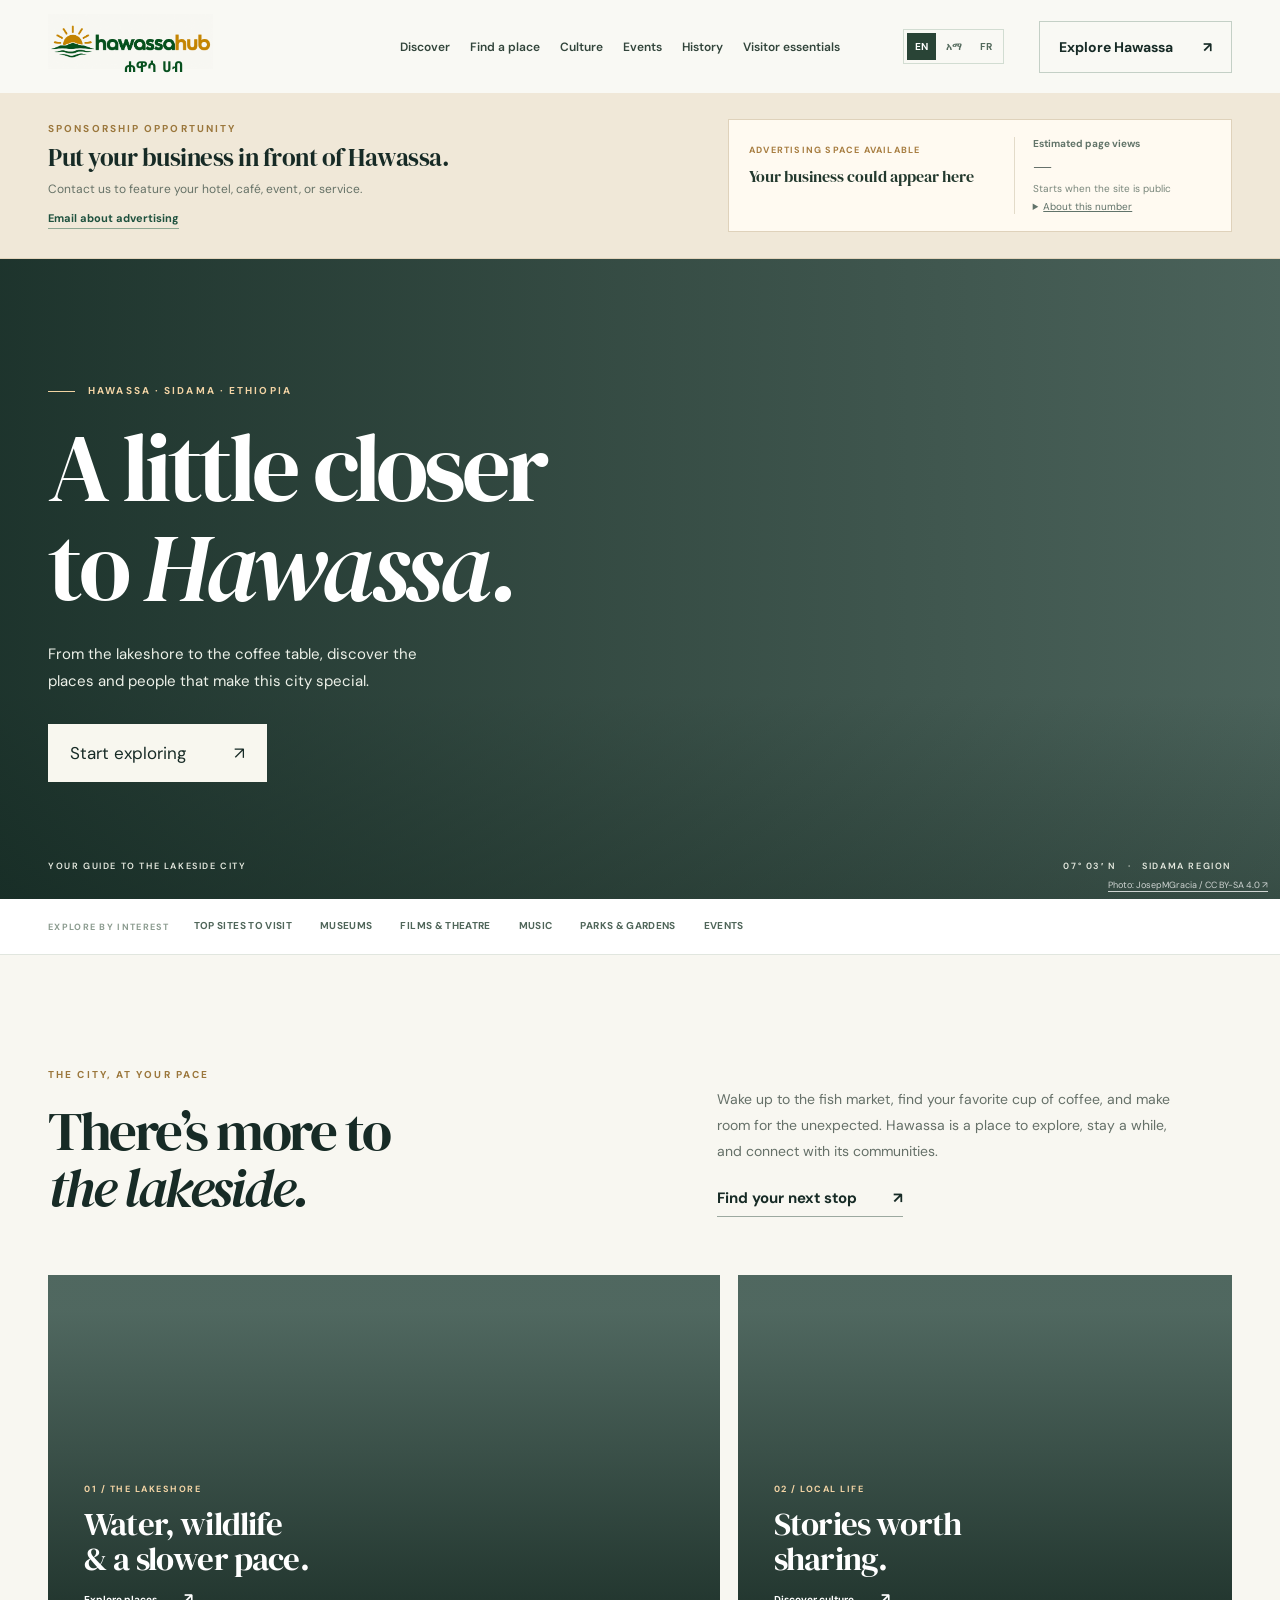
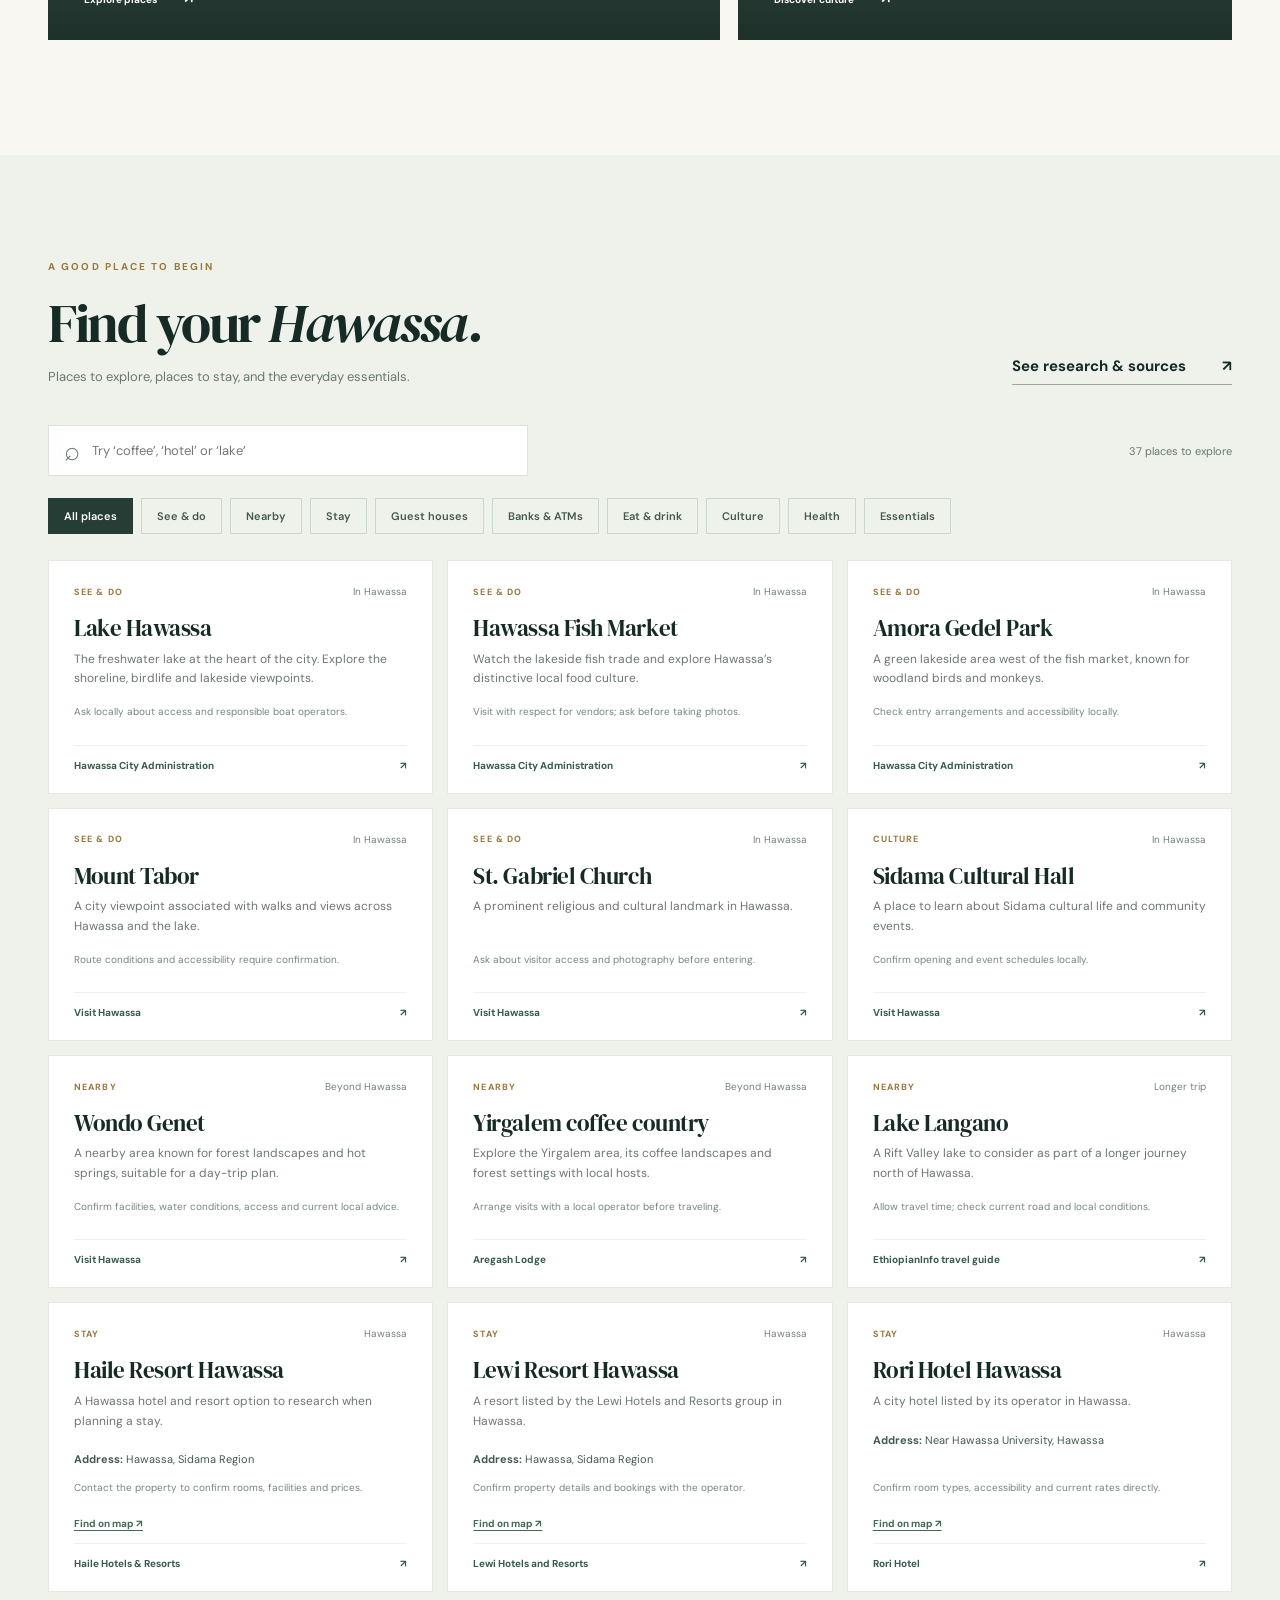
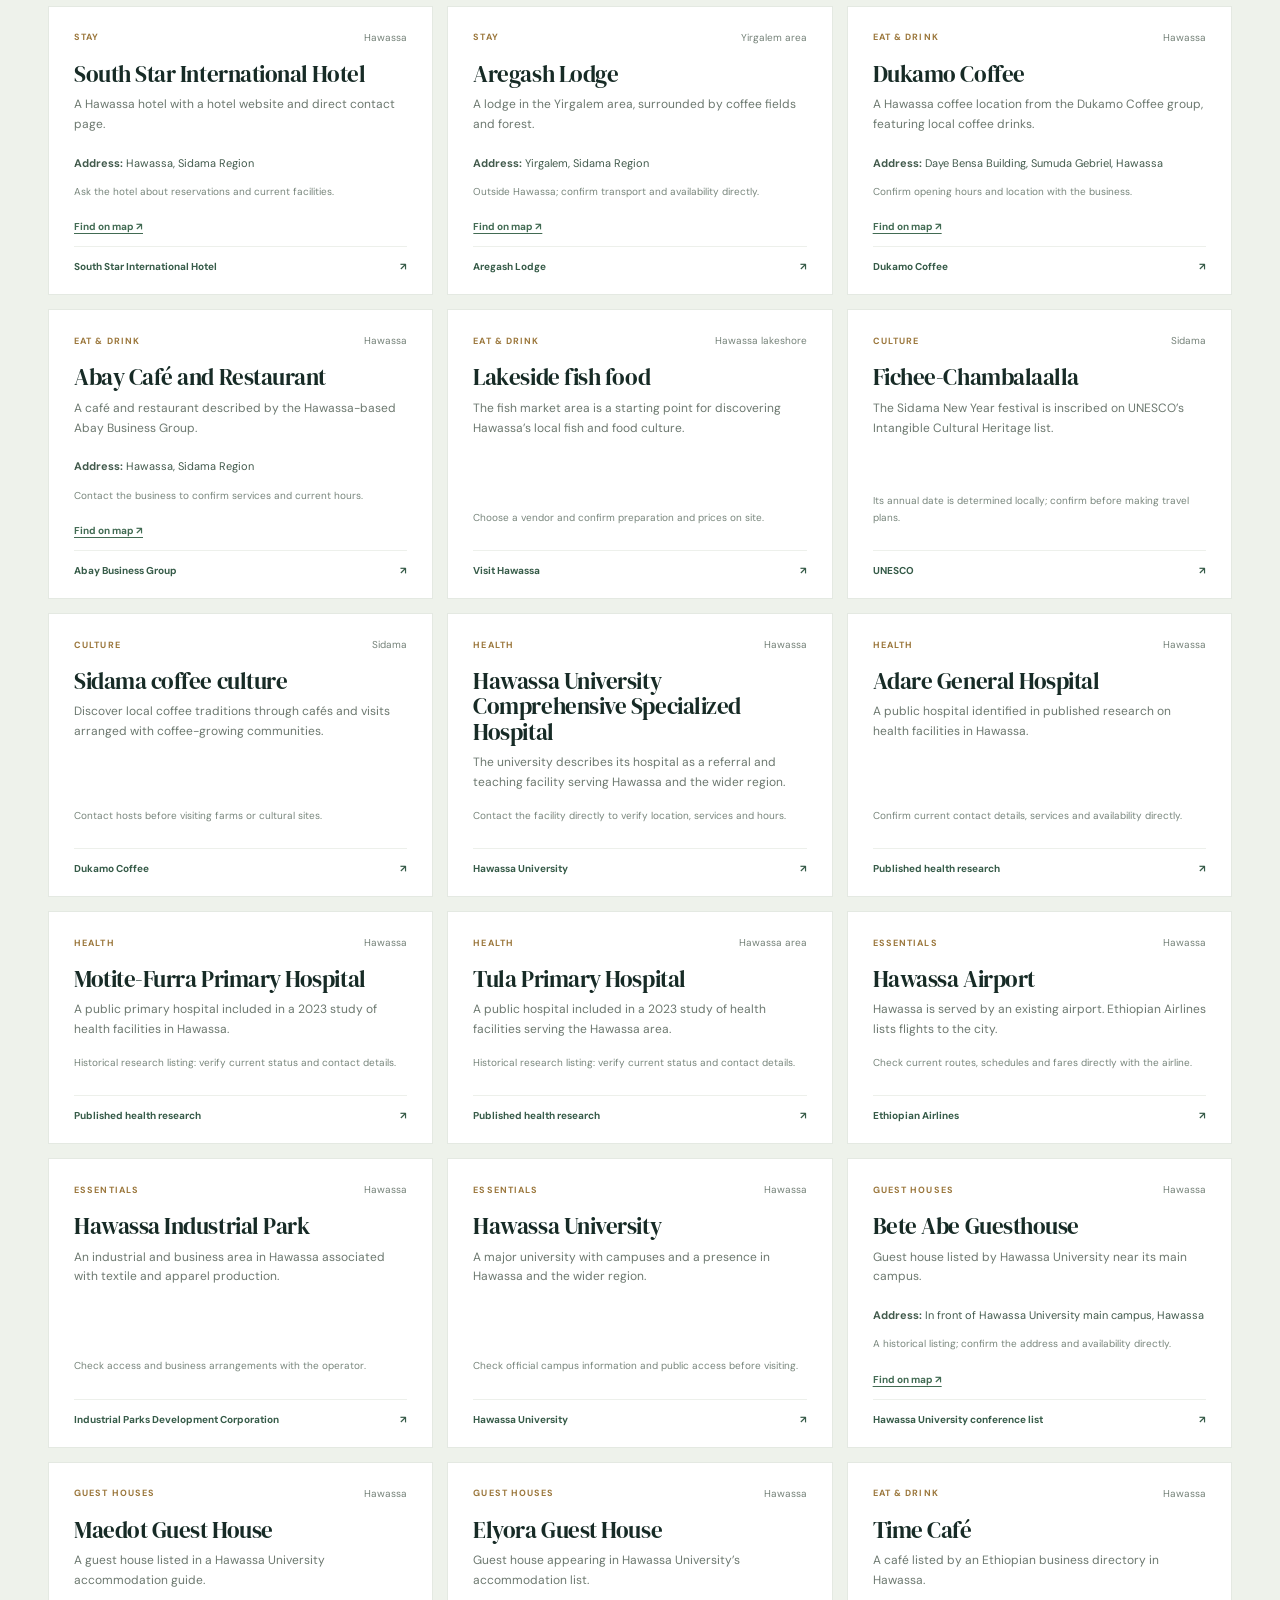
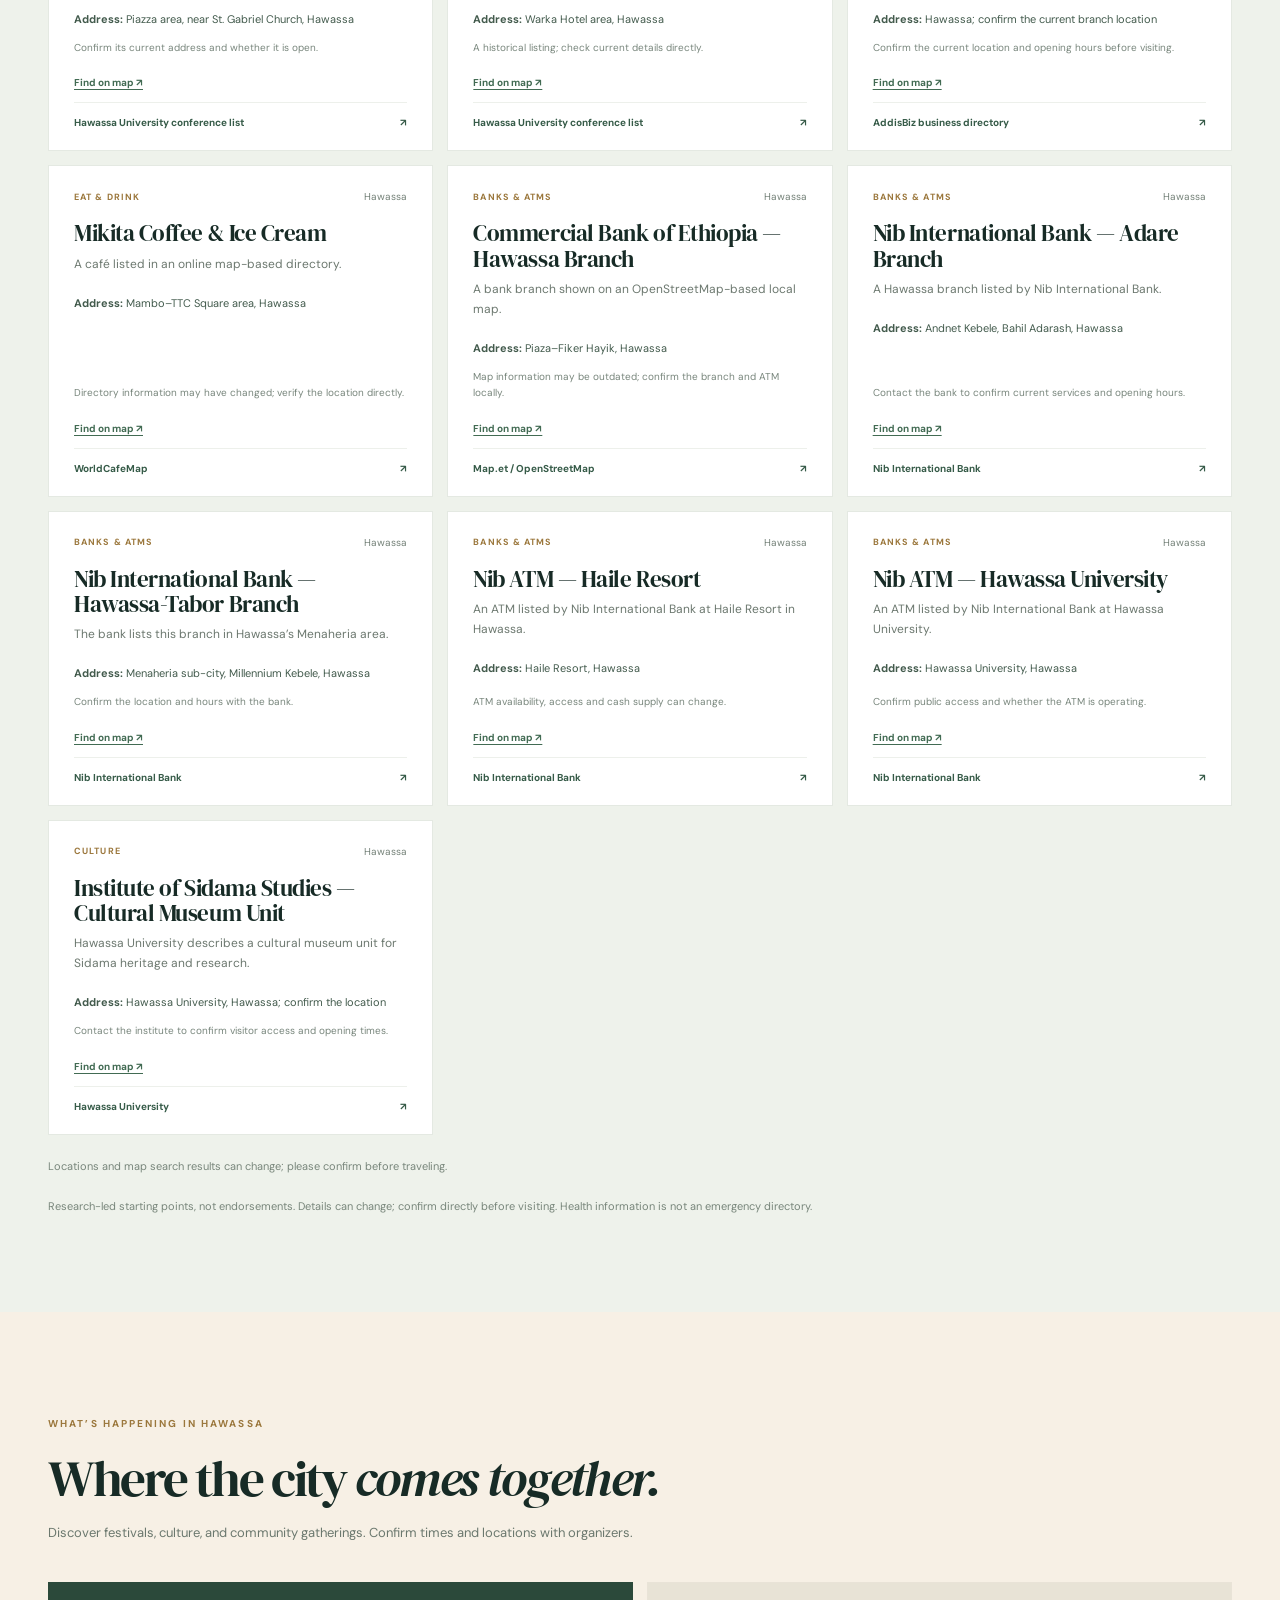
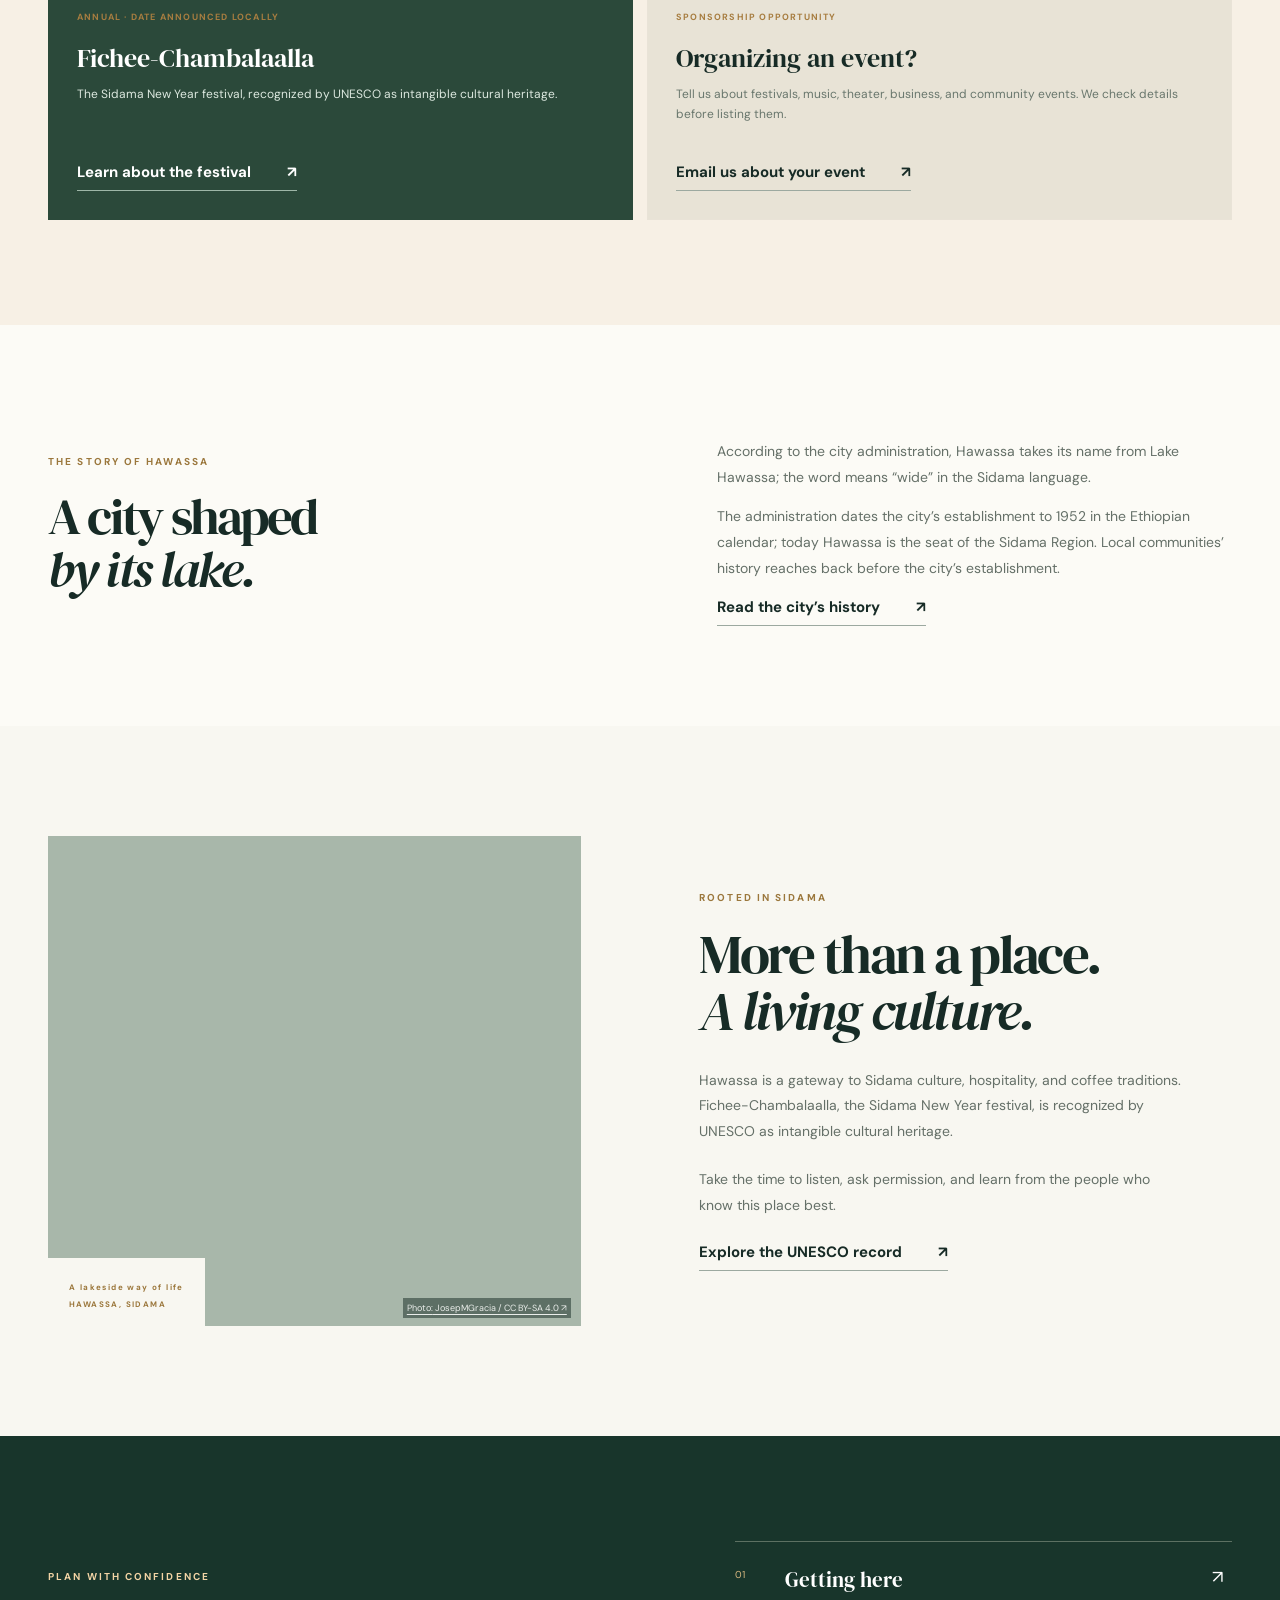
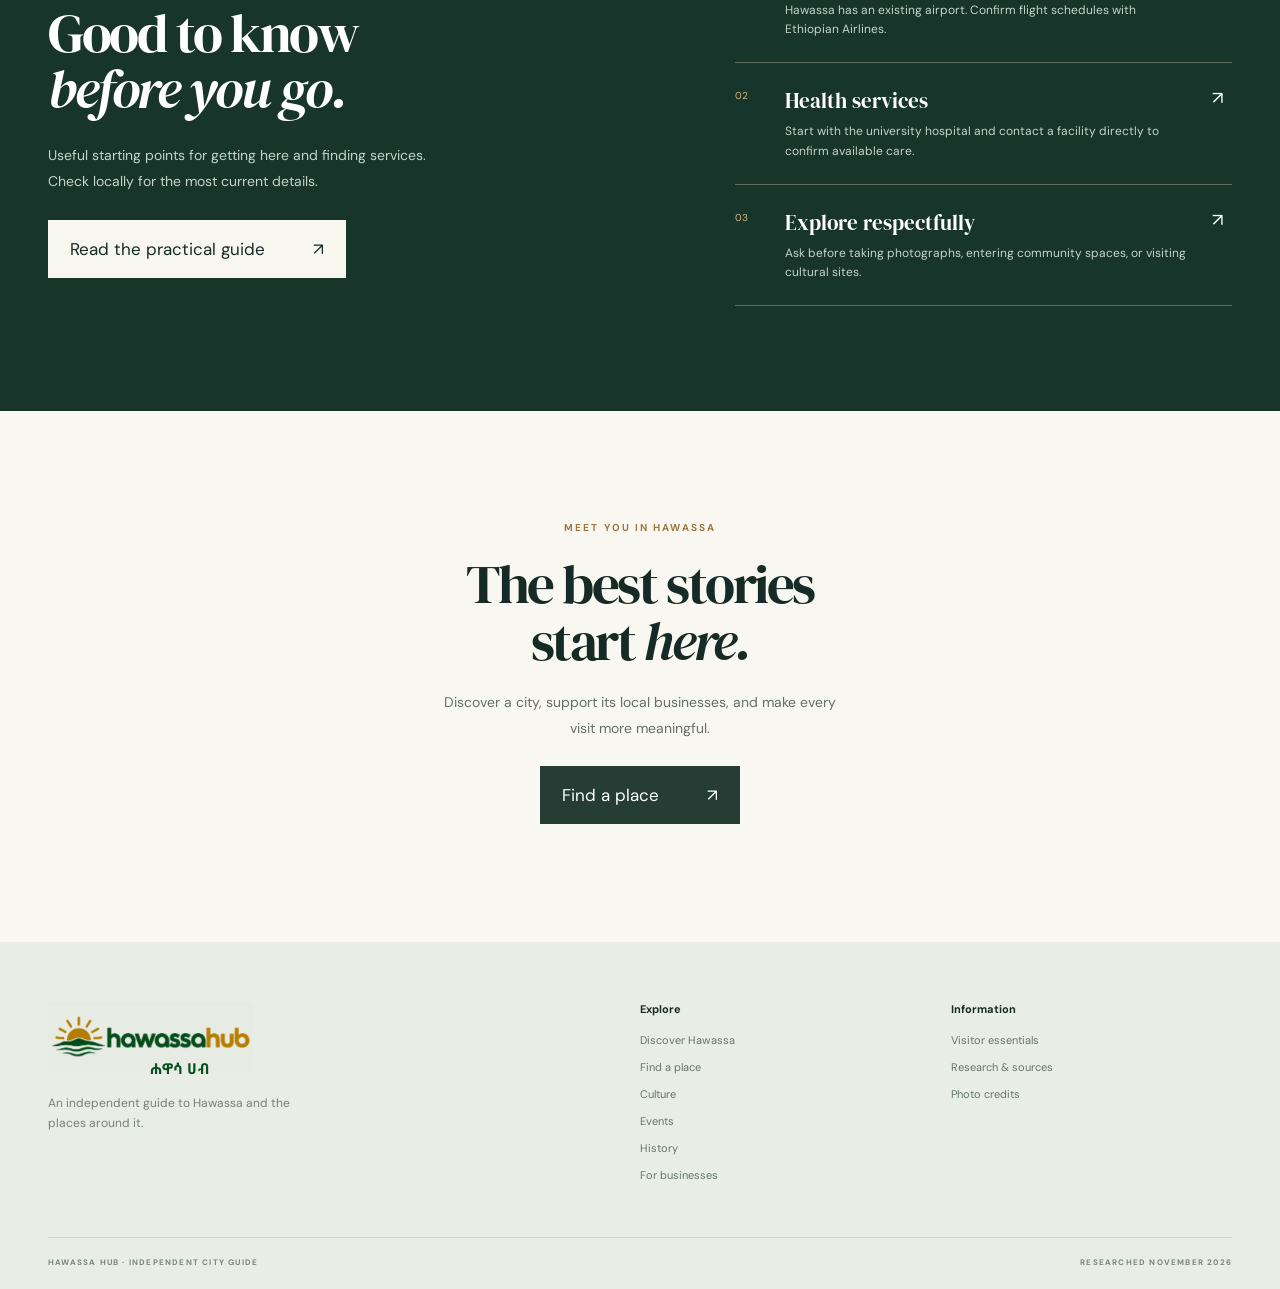
<file: index.html>
<!doctype html>
<html lang="en">
<head>
  <meta charset="utf-8">
  <meta name="viewport" content="width=device-width, initial-scale=1">
  <meta name="description" content="Explore Hawassa and Sidama through a thoughtful, source-linked guide to places, stays, food, culture and local services.">
  <title>Hawassa Hub — Your guide to the lakeside city</title>
  <link rel="preconnect" href="https://fonts.googleapis.com">
  <link rel="preconnect" href="https://fonts.gstatic.com" crossorigin>
  <link href="https://fonts.googleapis.com/css2?family=DM+Sans:wght@400;500;600;700&family=DM+Serif+Display:ital@0;1&family=Noto+Sans+Ethiopic:wght@400;600;700&display=swap" rel="stylesheet">
  <link rel="stylesheet" href="styles.css">
</head>
<body>
  <a class="skip" href="#main" data-i18n="skipContent">Skip to content</a>
  <header class="header" id="top">
    <a class="brand" href="#top" aria-label="Hawassa Hub home" data-i18n-aria="ariaHome"><span class="brand-lockup"><img class="brand-logo" src="hawassahub-logo.png" width="2172" height="724" alt="Hawassa Hub"><span class="brand-amharic" lang="am">ሐዋሳ ሀብ</span></span></a>
    <nav class="desktop-nav" aria-label="Main navigation" data-i18n-aria="ariaMainNav"><a href="#discover" data-i18n="navDiscover">Discover</a><a href="#directory" data-i18n="navDirectory">Find a place</a><a href="#culture" data-i18n="navCulture">Culture</a><a href="#events" data-i18n="navEvents">Events</a><a href="#history" data-i18n="navHistory">History</a><a href="#essentials" data-i18n="navEssentials">Visitor essentials</a></nav>
    <div class="language-switch" role="group" aria-label="Language / ቋንቋ / Langue"><button type="button" data-language="en" aria-pressed="true">EN</button><button type="button" data-language="am" aria-pressed="false">አማ</button><button type="button" data-language="fr" aria-pressed="false">FR</button></div><a class="header-button" href="#directory"><span data-i18n="exploreHawassa">Explore Hawassa</span> <span aria-hidden="true">↗</span></a>
    <button class="menu-toggle" type="button" aria-expanded="false" aria-controls="mobile-nav" aria-label="Open menu"><span></span><span></span></button>
  </header>
  <nav id="mobile-nav" class="mobile-nav" aria-label="Mobile navigation" data-i18n-aria="ariaMobileNav" hidden><a href="#discover" data-i18n="navDiscover">Discover</a><a href="#directory" data-i18n="navDirectory">Find a place</a><a href="#culture" data-i18n="navCulture">Culture</a><a href="#events" data-i18n="navEvents">Events</a><a href="#history" data-i18n="navHistory">History</a><a href="#essentials" data-i18n="navEssentials">Visitor essentials</a><a href="#business" data-i18n="navBusiness">For businesses</a><a href="research.html" data-i18n="researchNotes">Research notes</a></nav>
  <main id="main">
<section class="sponsor-strip" id="business" aria-label="Sponsorship opportunities">
  <div class="wrap sponsor-layout">
    <div class="sponsor-copy"><p class="eyebrow" data-i18n="sponsorLabel">SPONSORSHIP OPPORTUNITY</p><h2 data-i18n="sponsorHeading">Put your business in front of Hawassa.</h2><p data-i18n="sponsorBody">Contact us to feature your hotel, café, event, or service.</p><div class="sponsor-actions"><a class="sponsor-contact" data-email-contact href="mailto:abeldbase@gmail.com?subject=Hawassa%20Hub%20advertising" data-i18n="sponsorMail">Email about advertising</a><a class="sponsor-contact whatsapp-contact" data-whatsapp-contact href="#" hidden data-i18n="whatsapp">Contact us on WhatsApp</a></div></div>
    <div class="sponsor-space"><div id="sponsor-list"><span class="sponsor-badge" data-i18n="sponsorOpen">ADVERTISING SPACE AVAILABLE</span><p data-i18n="sponsorSpace">Your business could appear here</p></div><div class="view-metric"><span data-i18n="viewsLabel">Estimated page views</span><strong id="view-count" aria-live="polite">—</strong><small id="view-status" data-i18n="viewsLoading">Loading…</small><details><summary data-i18n="viewsAbout">About this number</summary><p data-i18n="viewsExplanation">This is approximate page-view.</p></a></details></div></div>
  </div>
</section>

    <section class="hero" aria-label="Welcome to Hawassa" data-i18n-aria="ariaHero">
      <div class="hero-image" role="img" aria-label="Sunlight over Lake Hawassa" data-i18n-aria="ariaLakePhoto"></div>
      <div class="hero-shade"></div>
      <div class="hero-content wrap"><p class="eyebrow light"><span></span> <span data-i18n="heroLocation">HAWASSA · SIDAMA · ETHIOPIA</span></p><h1 data-i18n-html="heroTitle">A little closer<br>to <em>Hawassa.</em></h1><p class="hero-intro" data-i18n="heroIntro">From the lakeshore to the coffee table, discover the places and people that make this city special.</p><a class="button button-cream" href="#discover"> <span data-i18n="startExploring">Start exploring</span> <span aria-hidden="true">↗</span></a></div>
      <div class="hero-bottom wrap"><span data-i18n="heroGuide">YOUR GUIDE TO THE LAKESIDE CITY</span><span>07° 03′ N &nbsp; · &nbsp; <span data-i18n="sidamaRegion">SIDAMA REGION</span></span></div>
      <a class="photo-credit hero-credit" href="https://commons.wikimedia.org/wiki/File:Lake_Hawassa_-_Sunlight_breaking_through_clouds_over_the_lake,_Ethiopia.jpg" target="_blank" rel="noopener noreferrer"><span data-i18n="photoCredit">Photo:</span> JosepMGracia / CC BY-SA 4.0 ↗</a>
    </section>
<section class="interest-bar" aria-label="Explore by interest"><div class="wrap interest-inner"><span class="interest-title" data-i18n="interestLabel">EXPLORE BY INTEREST</span><nav class="interest-links" aria-label="Places and events"><a href="#directory" data-interest="top" data-i18n="interestTop">Top sites to visit</a><a href="#directory" data-interest="museums" data-i18n="interestMuseums">Museums</a><a href="#directory" data-interest="film" data-i18n="interestFilm">Films &amp; theatre</a><a href="#directory" data-interest="music" data-i18n="interestMusic">Music</a><a href="#directory" data-interest="parks" data-i18n="interestParks">Parks &amp; gardens</a><a href="#events" data-i18n="interestEvents">Events</a></nav></div></section>
    <section class="intro wrap" id="discover"><div><p class="eyebrow"><span data-i18n="introEyebrow">THE CITY, AT YOUR PACE</span></p><h2 data-i18n-html="introTitle">There’s more to<br><em>the lakeside.</em></h2></div><div class="intro-copy"><p data-i18n="introBody">Wake up to the fish market, find your favorite cup of coffee, and make room for the unexpected. Hawassa is a place to explore, stay a while, and connect with its communities.</p><a class="text-link" href="#directory"> <span data-i18n="nextStop">Find your next stop</span> <span>↗</span></a></div></section>
    <section class="features wrap" aria-label="Highlights of Hawassa" data-i18n-aria="ariaHighlights">
      <a class="feature feature-large" href="#directory" data-set-category="See & do"><span class="feature-img lake-img"></span><span class="feature-overlay"></span><span class="feature-content"><span class="feature-number" data-i18n="featureLakeLabel">01 / THE LAKESHORE</span><strong data-i18n-html="featureLakeTitle">Water, wildlife<br>&amp; a slower pace.</strong><span class="feature-link"><span data-i18n="explorePlaces">Explore places</span> <b>↗</b></span></span></a>
      <a class="feature feature-small" href="#culture"><span class="feature-img fish-img"></span><span class="feature-overlay"></span><span class="feature-content"><span class="feature-number" data-i18n="featureLifeLabel">02 / LOCAL LIFE</span><strong data-i18n-html="featureLifeTitle">Stories worth<br>sharing.</strong><span class="feature-link"><span data-i18n="discoverCulture">Discover culture</span> <b>↗</b></span></span></a>
    </section>
    <section class="directory-section" id="directory"><div class="wrap"><div class="section-top"><div><p class="eyebrow"><span data-i18n="directoryEyebrow">A GOOD PLACE TO BEGIN</span></p><h2 data-i18n-html="directoryTitle">Find your <em>Hawassa.</em></h2><p class="muted" data-i18n="directoryIntro">Places to explore, places to stay, and the everyday essentials.</p></div><a class="text-link source-link" href="research.html"> <span data-i18n="seeResearch">See research &amp; sources</span> <span>↗</span></a></div>
      <div class="directory-tools"><label class="searchbox"><span aria-hidden="true">⌕</span><span class="sr-only" data-i18n="searchLabel">Search places</span><input id="search" type="search" placeholder="Try ‘coffee’, ‘hotel’ or ‘lake’" data-i18n-placeholder="searchPlaceholder" autocomplete="off"></label><div class="directory-count"><span id="result-count">Places to explore</span></div></div>
      <div class="filters" role="group" aria-label="Filter places by category" data-i18n-aria="ariaFilters"><button class="filter active" type="button" data-category="All" aria-pressed="true" data-i18n="filterAll">All places</button><button class="filter" type="button" data-category="See &amp; do" aria-pressed="false" data-i18n="filterSee">See &amp; do</button><button class="filter" type="button" data-category="Nearby" aria-pressed="false" data-i18n="filterNearby">Nearby</button><button class="filter" type="button" data-category="Stay" aria-pressed="false" data-i18n="filterStay">Stay</button><button class="filter" type="button" data-category="Guest houses" aria-pressed="false" data-i18n="filterGuest">Guest houses</button><button class="filter" type="button" data-category="Banks &amp; ATMs" aria-pressed="false" data-i18n="filterBanks">Banks &amp; ATMs</button><button class="filter" type="button" data-category="Eat &amp; drink" aria-pressed="false" data-i18n="filterFood">Eat &amp; drink</button><button class="filter" type="button" data-category="Culture" aria-pressed="false" data-i18n="filterCulture">Culture</button><button class="filter" type="button" data-category="Health" aria-pressed="false" data-i18n="filterHealth">Health</button><button class="filter" type="button" data-category="Essentials" aria-pressed="false" data-i18n="filterEssentials">Essentials</button></div>
      <div class="directory-grid" id="place-list" aria-live="polite"></div><div id="empty" class="empty" hidden data-i18n="empty">No places match that search. Try another word or category.</div><p class="directory-disclaimer" data-i18n="mapNote">Locations and map search results can change; please confirm before traveling.</p><p class="directory-disclaimer" data-i18n="directoryDisclaimer">Research-led starting points, not endorsements. Details can change; confirm directly before visiting. Health information is not an emergency directory.</p>
    </div></section>
<section class="events-section" id="events"><div class="wrap"><div class="section-top"><div><p class="eyebrow" data-i18n="eventsEyebrow">WHAT’S HAPPENING IN HAWASSA</p><h2 data-i18n-html="eventsTitle">Where the city <em>comes together.</em></h2><p class="muted" data-i18n="eventsIntro">Discover festivals, culture, and community gatherings. Confirm times and locations with organizers.</p></div></div><div class="event-grid"><article class="event-card event-feature"><span class="event-date" data-i18n="festivalWhen">ANNUAL · DATE ANNOUNCED LOCALLY</span><h3 data-i18n="festivalName">Fichee-Chambalaalla</h3><p data-i18n="festivalBody">The Sidama New Year festival, recognized by UNESCO as intangible cultural heritage.</p><a href="https://ich.unesco.org/en/RL/fichee-chambalaalla-new-year-festival-of-the-sidama-people-01054" target="_blank" rel="noopener noreferrer" class="text-link"><span data-i18n="eventSource">Learn about the festival</span><span>↗</span></a></article><article class="event-card" id="sidama-forum" hidden><span class="event-date" data-i18n="forumDate">NOVEMBER 7–8, 2026 · HAWASSA</span><h3 data-i18n="forumName">Sidama Agricultural Investment Forum</h3><p data-i18n="forumBody">A forum listed by the Ministry of Agriculture at Sidama Cultural Hall. Confirm details with the organizer.</p><a class="text-link" href="https://www.moa.gov.et/event/sidama-investment-forum/" target="_blank" rel="noopener noreferrer"><span data-i18n="forumLink">See organizer information</span><span>↗</span></a></article><div id="owner-events" class="owner-events"></div><article class="event-card event-invite"><span class="event-date" data-i18n="sponsorLabel">SPONSORSHIP OPPORTUNITY</span><h3 data-i18n="eventInviteTitle">Organizing an event?</h3><p data-i18n="eventInviteBody">Tell us about festivals, music, theater, business, and community events. We check details before listing them.</p><a class="text-link" data-event-email href="mailto:abeldbase@gmail.com?subject=Hawassa%20Hub%20event%20listing"><span data-i18n="eventContact">Email us about your event</span><span>↗</span></a></article></div></div></section>
<section class="history-section" id="history"><div class="wrap history-layout"><div><p class="eyebrow" data-i18n="historyEyebrow">THE STORY OF HAWASSA</p><h2 data-i18n-html="historyTitle">A city shaped<br><em>by its lake.</em></h2></div><div class="history-copy"><p data-i18n="historyBody1">According to the city administration, Hawassa takes its name from Lake Hawassa; the word means “wide” in the Sidama language.</p><p data-i18n="historyBody2">The administration dates the city’s establishment to 1952 in the Ethiopian calendar; today Hawassa is the seat of the Sidama Region. Local communities’ history reaches back before the city’s establishment.</p><a class="text-link" href="https://hawassa.gov.et/en/city/history" target="_blank" rel="noopener noreferrer"><span data-i18n="historySource">Read the city’s history</span><span>↗</span></a></div></div></section>
    <section class="culture-section" id="culture"><div class="wrap culture-layout"><div class="culture-photo"><div class="culture-image" role="img" aria-label="Fishers handling nets beside boats at Lake Hawassa" data-i18n-aria="ariaFishPhoto"></div><div class="culture-photo-label"><span data-i18n="photoCaption">A lakeside way of life</span><span data-i18n="photoLocation">HAWASSA, SIDAMA</span></div><a class="photo-credit" href="https://commons.wikimedia.org/wiki/File:Lake_Hawassa_-_Fishermen_handling_nets_beside_their_boats,_Ethiopia.jpg" target="_blank" rel="noopener noreferrer"><span data-i18n="photoCredit">Photo:</span> JosepMGracia / CC BY-SA 4.0 ↗</a></div><div class="culture-copy"><p class="eyebrow"><span data-i18n="cultureEyebrow">ROOTED IN SIDAMA</span></p><h2 data-i18n-html="cultureTitle">More than a place.<br><em>A living culture.</em></h2><p data-i18n="cultureBody1">Hawassa is a gateway to Sidama culture, hospitality, and coffee traditions. Fichee-Chambalaalla, the Sidama New Year festival, is recognized by UNESCO as intangible cultural heritage.</p><p data-i18n="cultureBody2">Take the time to listen, ask permission, and learn from the people who know this place best.</p><a class="text-link" href="https://ich.unesco.org/en/RL/fichee-chambalaalla-new-year-festival-of-the-sidama-people-01054" target="_blank" rel="noopener noreferrer"> <span data-i18n="unescoLink">Explore the UNESCO record</span> <span>↗</span></a></div></div></section>
    <section class="essentials" id="essentials"><div class="wrap essentials-layout"><div><p class="eyebrow light"><span data-i18n="planEyebrow">PLAN WITH CONFIDENCE</span></p><h2 data-i18n-html="planTitle">Good to know<br><em>before you go.</em></h2><p data-i18n="planBody">Useful starting points for getting here and finding services. Check locally for the most current details.</p><a class="button button-cream" href="research.html"> <span data-i18n="practicalLink">Read the practical guide</span> <span>↗</span></a></div><div class="essential-list"><div><span>01</span><div><h3 data-i18n="gettingHere">Getting here</h3><p data-i18n="airportBody">Hawassa has an existing airport. Confirm flight schedules with Ethiopian Airlines.</p></div><a href="https://www.ethiopianairlines.com/en-us/flights-to-hawassa" target="_blank" rel="noopener noreferrer" aria-label="Ethiopian Airlines flights to Hawassa" data-i18n-aria="ariaAirline">↗</a></div><div><span>02</span><div><h3 data-i18n="healthTitle">Health services</h3><p data-i18n="healthBody">Start with the university hospital and contact a facility directly to confirm available care.</p></div><a href="https://www.hu.edu.et/all-campuses" target="_blank" rel="noopener noreferrer" aria-label="Hawassa University hospital information" data-i18n-aria="ariaUniversity">↗</a></div><div><span>03</span><div><h3 data-i18n="respectTitle">Explore respectfully</h3><p data-i18n="respectBody">Ask before taking photographs, entering community spaces, or visiting cultural sites.</p></div><a href="research.html#visit" aria-label="Read responsible visitor information" data-i18n-aria="ariaVisitor">↗</a></div></div></div></section>
    <section class="closing wrap"><p class="eyebrow"><span data-i18n="closingEyebrow">MEET YOU IN HAWASSA</span></p><h2 data-i18n-html="closingTitle">The best stories<br>start <em>here.</em></h2><p data-i18n="closingBody">Discover a city, support its local businesses, and make every visit more meaningful.</p><a class="button button-dark" href="#directory"> <span data-i18n="navDirectory">Find a place</span> <span>↗</span></a></section>
  </main>
  <footer class="footer"><div class="wrap footer-main"><div><a class="brand brand-footer" href="#top"><span class="brand-lockup"><img class="brand-logo" src="hawassahub-logo.png" width="2172" height="724" alt="Hawassa Hub"><span class="brand-amharic" lang="am">ሐዋሳ ሀብ</span></span></a><p data-i18n="footerDesc">An independent guide to Hawassa and the places around it.</p></div><div><strong data-i18n="footerExplore">Explore</strong><a href="#discover" data-i18n="exploreHawassa">Discover Hawassa</a><a href="#directory" data-i18n="navDirectory">Find a place</a><a href="#culture" data-i18n="navCulture">Culture</a><a href="#events" data-i18n="navEvents">Events</a><a href="#history" data-i18n="navHistory">History</a><a href="#business" data-i18n="navBusiness">For businesses</a></div><div><strong data-i18n="footerInfo">Information</strong><a href="#essentials" data-i18n="navEssentials">Visitor essentials</a><a href="research.html" data-i18n="researchNotes">Research &amp; sources</a><a href="research.html#photo-credits" data-i18n="photoCredits">Photo credits</a></div></div><div class="wrap footer-bottom"><span data-i18n="footerBottom">HAWASSA HUB · INDEPENDENT CITY GUIDE</span><span data-i18n="researchDate">RESEARCHED NOVEMBER 2026</span></div></footer>
  <script src="settings.js"></script><script src="data.js"></script><script src="business-data.js"></script><script src="translations.js"></script><script src="business-i18n.js"></script><script src="language.js"></script><script src="app.js"></script><script src="business.js"></script><script src="counter.js"></script>
</body></html>
</file>
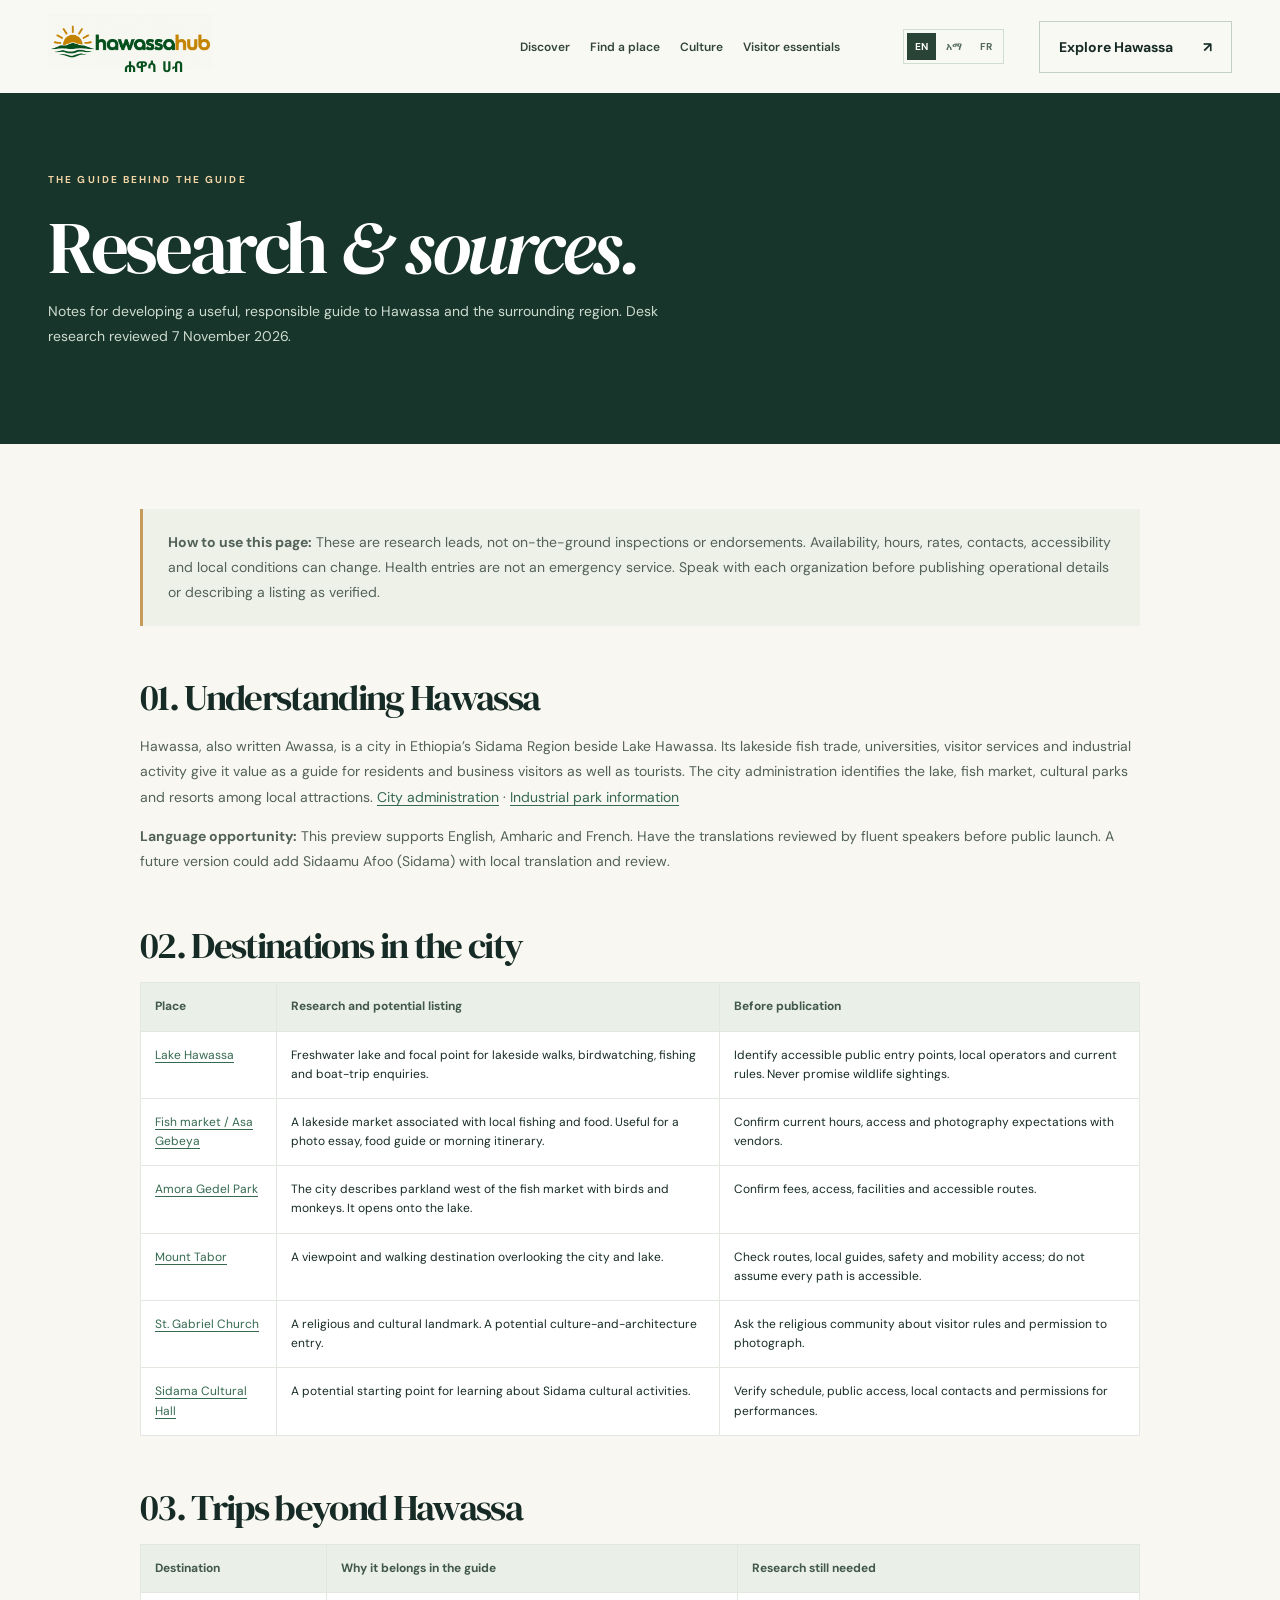
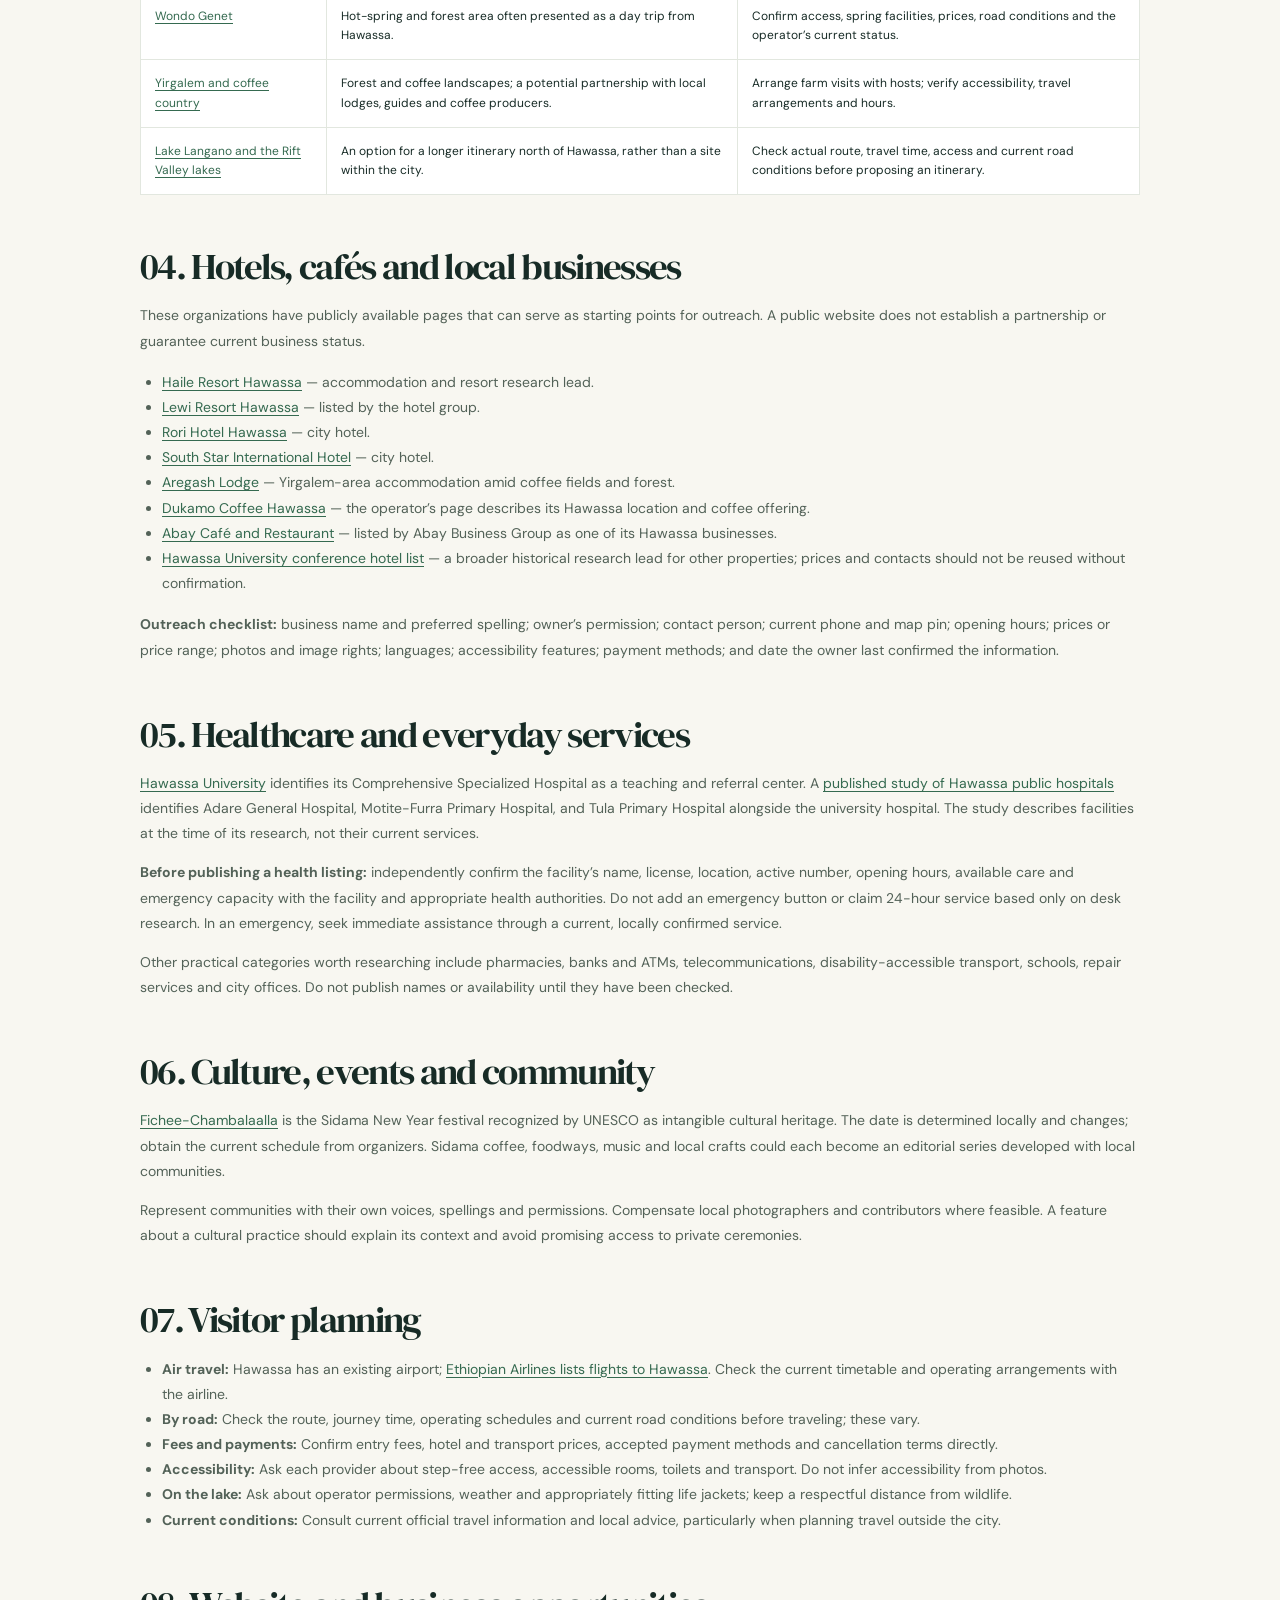
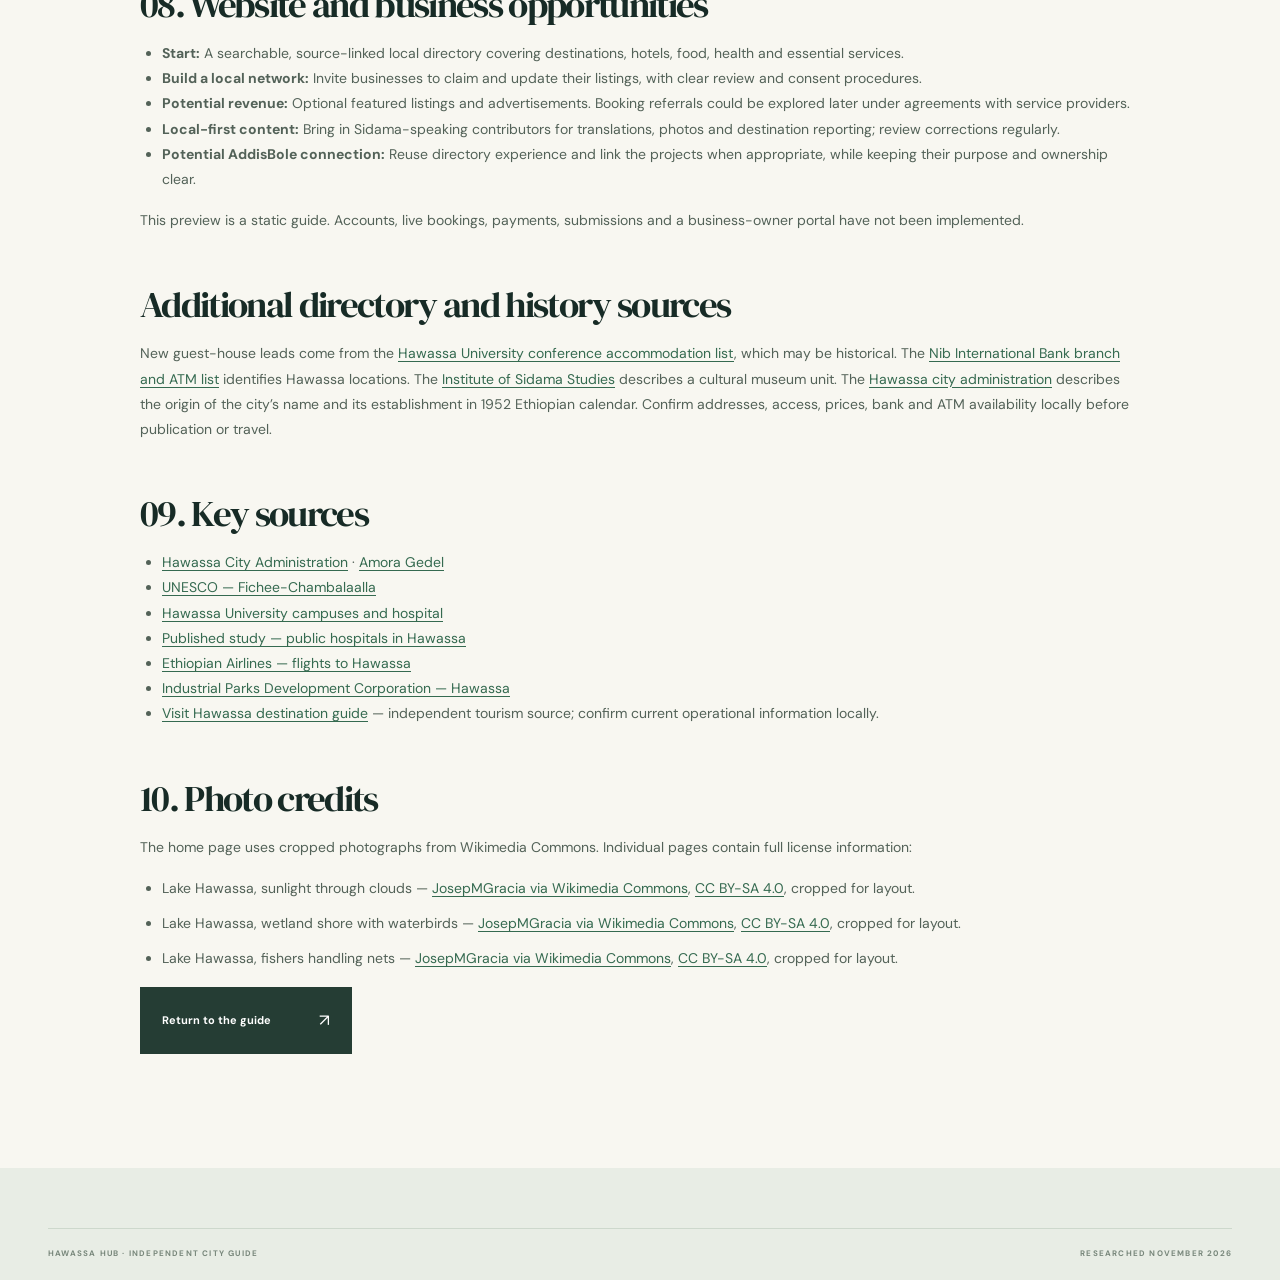
<file: research.html>
<!doctype html><html lang="en"><head><meta charset="utf-8"><meta name="viewport" content="width=device-width, initial-scale=1"><meta name="description" content="Research notes and source links for a Hawassa city guide."><title>Research &amp; sources — Hawassa Hub</title><link rel="preconnect" href="https://fonts.googleapis.com"><link rel="preconnect" href="https://fonts.gstatic.com" crossorigin><link href="https://fonts.googleapis.com/css2?family=DM+Sans:wght@400;500;600;700&family=DM+Serif+Display:ital@0;1&family=Noto+Sans+Ethiopic:wght@400;600;700&display=swap" rel="stylesheet"><link rel="stylesheet" href="styles.css"></head><body data-page="research"><a class="skip" href="#research" data-i18n="skipResearch">Skip to research</a>
<header class="header"><a class="brand" href="index.html"><span class="brand-lockup"><img class="brand-logo" src="hawassahub-logo.png" width="2172" height="724" alt="Hawassa Hub"><span class="brand-amharic" lang="am">ሐዋሳ ሀብ</span></span></a><nav class="desktop-nav" aria-label="Main navigation" data-i18n-aria="ariaMainNav"><a href="index.html#discover" data-i18n="navDiscover">Discover</a><a href="index.html#directory" data-i18n="navDirectory">Find a place</a><a href="index.html#culture" data-i18n="navCulture">Culture</a><a href="index.html#essentials" data-i18n="navEssentials">Visitor essentials</a></nav><div class="language-switch" role="group" aria-label="Language / ቋንቋ / Langue"><button type="button" data-language="en" aria-pressed="true">EN</button><button type="button" data-language="am" aria-pressed="false">አማ</button><button type="button" data-language="fr" aria-pressed="false">FR</button></div><a class="header-button" href="index.html#directory"><span data-i18n="exploreHawassa">Explore Hawassa</span> <span>↗</span></a><a class="menu-toggle" style="text-align:center;line-height:42px;font-size:18px" href="index.html" aria-label="Return to home">←</a></header>
<main id="research"><section class="research-hero"><div class="wrap"><p class="eyebrow light" data-i18n="researchHeroEyebrow">THE GUIDE BEHIND THE GUIDE</p><h1 data-i18n-html="researchHeroTitle">Research <em>&amp; sources.</em></h1><p data-i18n="researchHeroBody">Notes for developing a useful, responsible guide to Hawassa and the surrounding region. Desk research reviewed 7 November 2026.</p></div></section>
<article class="wrap research-main" data-lang-block="en" lang="en">
<div class="notice"><p><strong>How to use this page:</strong> These are research leads, not on-the-ground inspections or endorsements. Availability, hours, rates, contacts, accessibility and local conditions can change. Health entries are not an emergency service. Speak with each organization before publishing operational details or describing a listing as verified.</p></div>
<h2>01. Understanding Hawassa</h2><p>Hawassa, also written Awassa, is a city in Ethiopia’s Sidama Region beside Lake Hawassa. Its lakeside fish trade, universities, visitor services and industrial activity give it value as a guide for residents and business visitors as well as tourists. The city administration identifies the lake, fish market, cultural parks and resorts among local attractions. <a href="https://www.hawassa.gov.et/en">City administration</a> · <a href="https://ipdc.gov.et/service/parks/9/">Industrial park information</a></p>
<p><strong>Language opportunity:</strong> This preview supports English, Amharic and French. Have the translations reviewed by fluent speakers before public launch. A future version could add Sidaamu Afoo (Sidama) with local translation and review.</p>
<h2>02. Destinations in the city</h2><div class="table-wrap"><table class="research-table"><thead><tr><th>Place</th><th>Research and potential listing</th><th>Before publication</th></tr></thead><tbody>
<tr><td><a href="https://www.hawassa.gov.et/en">Lake Hawassa</a></td><td>Freshwater lake and focal point for lakeside walks, birdwatching, fishing and boat-trip enquiries.</td><td>Identify accessible public entry points, local operators and current rules. Never promise wildlife sightings.</td></tr>
<tr><td><a href="https://visithawassa.et/destination/">Fish market / Asa Gebeya</a></td><td>A lakeside market associated with local fishing and food. Useful for a photo essay, food guide or morning itinerary.</td><td>Confirm current hours, access and photography expectations with vendors.</td></tr>
<tr><td><a href="https://hawassa.gov.et/en/landmarks/amora-gedel">Amora Gedel Park</a></td><td>The city describes parkland west of the fish market with birds and monkeys. It opens onto the lake.</td><td>Confirm fees, access, facilities and accessible routes.</td></tr>
<tr><td><a href="https://visithawassa.et/destination/">Mount Tabor</a></td><td>A viewpoint and walking destination overlooking the city and lake.</td><td>Check routes, local guides, safety and mobility access; do not assume every path is accessible.</td></tr>
<tr><td><a href="https://visithawassa.et/">St. Gabriel Church</a></td><td>A religious and cultural landmark. A potential culture-and-architecture entry.</td><td>Ask the religious community about visitor rules and permission to photograph.</td></tr>
<tr><td><a href="https://visithawassa.et/destination/">Sidama Cultural Hall</a></td><td>A potential starting point for learning about Sidama cultural activities.</td><td>Verify schedule, public access, local contacts and permissions for performances.</td></tr></tbody></table></div>
<h2>03. Trips beyond Hawassa</h2><div class="table-wrap"><table class="research-table"><thead><tr><th>Destination</th><th>Why it belongs in the guide</th><th>Research still needed</th></tr></thead><tbody>
<tr><td><a href="https://visithawassa.et/destination/">Wondo Genet</a></td><td>Hot-spring and forest area often presented as a day trip from Hawassa.</td><td>Confirm access, spring facilities, prices, road conditions and the operator’s current status.</td></tr>
<tr><td><a href="https://www.aregashlodge.com/">Yirgalem and coffee country</a></td><td>Forest and coffee landscapes; a potential partnership with local lodges, guides and coffee producers.</td><td>Arrange farm visits with hosts; verify accessibility, travel arrangements and hours.</td></tr>
<tr><td><a href="https://ethiopianinfo.com/hawassa/">Lake Langano and the Rift Valley lakes</a></td><td>An option for a longer itinerary north of Hawassa, rather than a site within the city.</td><td>Check actual route, travel time, access and current road conditions before proposing an itinerary.</td></tr></tbody></table></div>
<h2>04. Hotels, cafés and local businesses</h2><p>These organizations have publicly available pages that can serve as starting points for outreach. A public website does not establish a partnership or guarantee current business status.</p>
<ul><li><a href="https://hailehotelsandresorts.com/about-us">Haile Resort Hawassa</a> — accommodation and resort research lead.</li><li><a href="https://lewihotelsandresort.com/">Lewi Resort Hawassa</a> — listed by the hotel group.</li><li><a href="https://rorihotel.com/">Rori Hotel Hawassa</a> — city hotel.</li><li><a href="https://southstarinternationalhotel.com/">South Star International Hotel</a> — city hotel.</li><li><a href="https://www.aregashlodge.com/">Aregash Lodge</a> — Yirgalem-area accommodation amid coffee fields and forest.</li><li><a href="https://dukamocoffee.com/locations/hawassa">Dukamo Coffee Hawassa</a> — the operator’s page describes its Hawassa location and coffee offering.</li><li><a href="https://www.abaybusiness.com/">Abay Café and Restaurant</a> — listed by Abay Business Group as one of its Hawassa businesses.</li><li><a href="https://ices22.hu.edu.et/hotels">Hawassa University conference hotel list</a> — a broader historical research lead for other properties; prices and contacts should not be reused without confirmation.</li></ul>
<p><strong>Outreach checklist:</strong> business name and preferred spelling; owner’s permission; contact person; current phone and map pin; opening hours; prices or price range; photos and image rights; languages; accessibility features; payment methods; and date the owner last confirmed the information.</p>
<h2>05. Healthcare and everyday services</h2><p><a href="https://www.hu.edu.et/all-campuses">Hawassa University</a> identifies its Comprehensive Specialized Hospital as a teaching and referral center. A <a href="https://pmc.ncbi.nlm.nih.gov/articles/PMC11176806/">published study of Hawassa public hospitals</a> identifies Adare General Hospital, Motite-Furra Primary Hospital, and Tula Primary Hospital alongside the university hospital. The study describes facilities at the time of its research, not their current services.</p><p><strong>Before publishing a health listing:</strong> independently confirm the facility’s name, license, location, active number, opening hours, available care and emergency capacity with the facility and appropriate health authorities. Do not add an emergency button or claim 24-hour service based only on desk research. In an emergency, seek immediate assistance through a current, locally confirmed service.</p>
<p>Other practical categories worth researching include pharmacies, banks and ATMs, telecommunications, disability-accessible transport, schools, repair services and city offices. Do not publish names or availability until they have been checked.</p>
<h2>06. Culture, events and community</h2><p><a href="https://ich.unesco.org/en/RL/fichee-chambalaalla-new-year-festival-of-the-sidama-people-01054">Fichee-Chambalaalla</a> is the Sidama New Year festival recognized by UNESCO as intangible cultural heritage. The date is determined locally and changes; obtain the current schedule from organizers. Sidama coffee, foodways, music and local crafts could each become an editorial series developed with local communities.</p><p>Represent communities with their own voices, spellings and permissions. Compensate local photographers and contributors where feasible. A feature about a cultural practice should explain its context and avoid promising access to private ceremonies.</p>
<h2 data-anchor="visit">07. Visitor planning</h2><ul><li><strong>Air travel:</strong> Hawassa has an existing airport; <a href="https://www.ethiopianairlines.com/en-us/flights-to-hawassa">Ethiopian Airlines lists flights to Hawassa</a>. Check the current timetable and operating arrangements with the airline.</li><li><strong>By road:</strong> Check the route, journey time, operating schedules and current road conditions before traveling; these vary.</li><li><strong>Fees and payments:</strong> Confirm entry fees, hotel and transport prices, accepted payment methods and cancellation terms directly.</li><li><strong>Accessibility:</strong> Ask each provider about step-free access, accessible rooms, toilets and transport. Do not infer accessibility from photos.</li><li><strong>On the lake:</strong> Ask about operator permissions, weather and appropriately fitting life jackets; keep a respectful distance from wildlife.</li><li><strong>Current conditions:</strong> Consult current official travel information and local advice, particularly when planning travel outside the city.</li></ul>
<h2>08. Website and business opportunities</h2><ul><li><strong>Start:</strong> A searchable, source-linked local directory covering destinations, hotels, food, health and essential services.</li><li><strong>Build a local network:</strong> Invite businesses to claim and update their listings, with clear review and consent procedures.</li><li><strong>Potential revenue:</strong> Optional featured listings and advertisements. Booking referrals could be explored later under agreements with service providers.</li><li><strong>Local-first content:</strong> Bring in Sidama-speaking contributors for translations, photos and destination reporting; review corrections regularly.</li><li><strong>Potential AddisBole connection:</strong> Reuse directory experience and link the projects when appropriate, while keeping their purpose and ownership clear.</li></ul><p>This preview is a static guide. Accounts, live bookings, payments, submissions and a business-owner portal have not been implemented.</p>
<h2>Additional directory and history sources</h2><p>New guest-house leads come from the <a href="https://ices22.hu.edu.et/hotels">Hawassa University conference accommodation list</a>, which may be historical. The <a href="https://www.nibbanksc.com/branch-atms-pos/">Nib International Bank branch and ATM list</a> identifies Hawassa locations. The <a href="https://iss.hu.edu.et/background">Institute of Sidama Studies</a> describes a cultural museum unit. The <a href="https://hawassa.gov.et/en/city/history">Hawassa city administration</a> describes the origin of the city’s name and its establishment in 1952 Ethiopian calendar. Confirm addresses, access, prices, bank and ATM availability locally before publication or travel.</p><h2>09. Key sources</h2><ul><li><a href="https://www.hawassa.gov.et/en">Hawassa City Administration</a> · <a href="https://hawassa.gov.et/en/landmarks/amora-gedel">Amora Gedel</a></li><li><a href="https://ich.unesco.org/en/RL/fichee-chambalaalla-new-year-festival-of-the-sidama-people-01054">UNESCO — Fichee-Chambalaalla</a></li><li><a href="https://www.hu.edu.et/all-campuses">Hawassa University campuses and hospital</a></li><li><a href="https://pmc.ncbi.nlm.nih.gov/articles/PMC11176806/">Published study — public hospitals in Hawassa</a></li><li><a href="https://www.ethiopianairlines.com/en-us/flights-to-hawassa">Ethiopian Airlines — flights to Hawassa</a></li><li><a href="https://ipdc.gov.et/service/parks/9/">Industrial Parks Development Corporation — Hawassa</a></li><li><a href="https://visithawassa.et/destination/">Visit Hawassa destination guide</a> — independent tourism source; confirm current operational information locally.</li></ul>
<h2 data-anchor="photo-credits">10. Photo credits</h2><p>The home page uses cropped photographs from Wikimedia Commons. Individual pages contain full license information:</p><ul class="credits-list"><li>Lake Hawassa, sunlight through clouds — <a href="https://commons.wikimedia.org/wiki/File:Lake_Hawassa_-_Sunlight_breaking_through_clouds_over_the_lake,_Ethiopia.jpg">JosepMGracia via Wikimedia Commons</a>, <a href="https://creativecommons.org/licenses/by-sa/4.0/">CC BY-SA 4.0</a>, cropped for layout.</li><li>Lake Hawassa, wetland shore with waterbirds — <a href="https://commons.wikimedia.org/wiki/File:Lake_Hawassa_-_Wetland_shore_with_waterbirds,_Ethiopia.jpg">JosepMGracia via Wikimedia Commons</a>, <a href="https://creativecommons.org/licenses/by-sa/4.0/">CC BY-SA 4.0</a>, cropped for layout.</li><li>Lake Hawassa, fishers handling nets — <a href="https://commons.wikimedia.org/wiki/File:Lake_Hawassa_-_Fishermen_handling_nets_beside_their_boats,_Ethiopia.jpg">JosepMGracia via Wikimedia Commons</a>, <a href="https://creativecommons.org/licenses/by-sa/4.0/">CC BY-SA 4.0</a>, cropped for layout.</li></ul>
<p><a class="button button-dark" href="index.html#directory">Return to the guide <span>↗</span></a></p></article><article class="wrap research-main" data-lang-block="am" lang="am" hidden>
<div class="notice"><p><strong>ይህን ገጽ እንዴት መጠቀም ይቻላል?</strong> መረጃው ለተጨማሪ ጥናት መነሻ ነው፤ በቦታው ተገኝቶ የተደረገ ምርመራ ወይም የተረጋገጠ ምክረ ሐሳብ አይደለም። ሰዓት፣ ዋጋ፣ አድራሻ፣ ተደራሽነትና አገልግሎቶች ሊለወጡ ስለሚችሉ በቀጥታ ያረጋግጡ። የጤና ዝርዝሩ የአደጋ ጊዜ አገልግሎት አይደለም።</p></div>
<h2>01. ስለ ሐዋሳ</h2><p>ሐዋሳ በኢትዮጵያ የሲዳማ ክልል፣ በሐዋሳ ሐይቅ አጠገብ የምትገኝ ከተማ ናት። የዓሣ ገበያዋ፣ የትምህርት ተቋማቷ፣ የቱሪዝም አገልግሎቶቿና የኢንዱስትሪ እንቅስቃሴዋ ለነዋሪዎች፣ ለጎብኚዎችና ለንግድ ተጓዦች ጠቃሚ ናቸው። <a href="https://www.hawassa.gov.et/en">የከተማው አስተዳደር</a> · <a href="https://ipdc.gov.et/service/parks/9/">የኢንዱስትሪ ፓርኩ መረጃ</a></p><p><strong>ቋንቋ፦</strong> ወደፊት ሲዳሙ አፎን ጨምሮ ከአካባቢው ተርጓሚዎች ጋር መሥራት ይቻላል። ይህ እትም በእንግሊዝኛ፣ በአማርኛና በፈረንሳይኛ ቀርቧል፤ ትርጉሞች ከህዝብ ህትመት በፊት በቋንቋ ተናጋሪዎች መገምገም አለባቸው።</p>
<h2>02. በከተማዋ የሚገኙ መዳረሻዎች</h2><ul><li><a href="https://www.hawassa.gov.et/en">ሐዋሳ ሐይቅ</a>፦ የሐይቁ ዳርቻ፣ ወፎችና የጀልባ ጉዞ መረጃ። የመግቢያ ቦታዎችና የጀልባ አገልግሎቶች በአካባቢው ይረጋገጡ።</li><li><a href="https://visithawassa.et/destination/">የዓሣ ገበያ</a>፦ የዓሣ ግብይትንና የአካባቢ ምግብን ለማወቅ። የመክፈቻ ሰዓትና የፎቶ ፈቃድ ይረጋገጥ።</li><li><a href="https://hawassa.gov.et/en/landmarks/amora-gedel">አሞራ ገደል ፓርክ</a>፦ ከዓሣ ገበያው በምዕራብ የሚገኝ አረንጓዴ ሥፍራ። የመግቢያ ክፍያና ተደራሽነት ይረጋገጡ።</li><li><a href="https://visithawassa.et/destination/">የታቦር ተራራ</a>፦ የከተማዋንና የሐይቁን እይታ የሚያሳይ ቦታ። የመንገድ ደህንነትና ተደራሽነት ይረጋገጡ።</li><li><a href="https://visithawassa.et/">ቅዱስ ገብርኤል ቤተ ክርስቲያን</a> እና <a href="https://visithawassa.et/destination/">የሲዳማ ባህል አዳራሽ</a>፦ የጉብኝትና የፎቶ ሕጎችን ከሚመለከታቸው ተቋማት ይጠይቁ።</li></ul>
<h2>03. ከሐዋሳ ውጭ የሚደረጉ ጉዞዎች</h2><ul><li><a href="https://visithawassa.et/destination/">ወንዶ ገነት</a>፦ በደንና በፍል ውሃ የሚታወቅ አካባቢ። የመግቢያና የአገልግሎት ሁኔታውን ያረጋግጡ።</li><li><a href="https://www.aregashlodge.com/">ይርጋለምና የቡና አካባቢ</a>፦ የቡና ማሳዎችና ደኖች፤ ከአካባቢው አስተናጋጆች ጋር ጉብኝት ያዘጋጁ።</li><li><a href="https://ethiopianinfo.com/hawassa/">ላንጋኖ ሐይቅ</a>፦ ለረዘም ያለ የስምጥ ሸለቆ ጉዞ አማራጭ። መስመሩንና የጉዞ ሁኔታን አስቀድመው ያረጋግጡ።</li></ul>
<h2>04. ሆቴሎች፣ ካፌዎችና ንግዶች</h2><p>የሚከተሉት ለተጨማሪ ጥናትና የንግድ ግንኙነት መነሻ ናቸው፤ በድረ ገጽ መጠቀሳቸው ሽርክና ወይም ወቅታዊ አገልግሎት መኖሩን አያረጋግጥም።</p><ul><li><a href="https://hailehotelsandresorts.com/about-us">ኃይሌ ሪዞርት ሐዋሳ</a></li><li><a href="https://lewihotelsandresort.com/">ሌዊ ሪዞርት ሐዋሳ</a></li><li><a href="https://rorihotel.com/">ሮሪ ሆቴል</a></li><li><a href="https://southstarinternationalhotel.com/">ሳውዝ ስታር ኢንተርናሽናል ሆቴል</a></li><li><a href="https://www.aregashlodge.com/">አረጋሽ ሎጅ</a>፣ ይርጋለም</li><li><a href="https://dukamocoffee.com/locations/hawassa">ዱካሞ ቡና ሐዋሳ</a></li><li><a href="https://www.abaybusiness.com/">አባይ ካፌና ሬስቶራንት</a></li><li><a href="https://ices22.hu.edu.et/hotels">የሐዋሳ ዩኒቨርሲቲ የቀድሞ የሆቴል ዝርዝር</a>፦ ለተጨማሪ ፍለጋ መነሻ፤ ዋጋና አድራሻዎችን እንደገና ያረጋግጡ።</li></ul><p><strong>ከንግድ ባለቤቶች የሚሰበሰብ፦</strong> ትክክለኛ ስም፣ ፈቃድ፣ ስልክ፣ ካርታ፣ የሥራ ሰዓት፣ ዋጋ፣ የፎቶ መብት፣ ቋንቋ፣ ተደራሽነት፣ የክፍያ ዘዴና መረጃው የተረጋገጠበት ቀን።</p>
<h2>05. ጤናና የዕለት ተዕለት አገልግሎቶች</h2><p><a href="https://www.hu.edu.et/all-campuses">የሐዋሳ ዩኒቨርሲቲ</a> ሆስፒታሉን የማስተማሪያና የሪፈራል ተቋም እንደሆነ ይገልጻል። <a href="https://pmc.ncbi.nlm.nih.gov/articles/PMC11176806/">በታተመ ጥናት</a> አዳሬ፣ ሞቲቴ-ፉራና ቱላ ሆስፒታሎችም ተጠቅሰዋል። ጥናቱ ያሳየው በጥናቱ ጊዜ የነበረውን ሁኔታ ነው።</p><p>የጤና ተቋም ከመታተሙ በፊት ስም፣ ፈቃድ፣ ቦታ፣ የሚሰራ ስልክ፣ ሰዓትና የአደጋ ጊዜ አገልግሎት በተቋሙና በሚመለከታቸው ባለሥልጣናት ይረጋገጥ። የ24 ሰዓት አገልግሎት ያለ ማረጋገጫ አይገለጽ። ፋርማሲ፣ ባንክ፣ ተደራሽ ትራንስፖርት፣ ትምህርትና የከተማ ቢሮዎች ለወደፊት ጥናት ጠቃሚ ምድቦች ናቸው።</p>
<h2>06. ባህልና ማኅበረሰብ</h2><p><a href="https://ich.unesco.org/en/RL/fichee-chambalaalla-new-year-festival-of-the-sidama-people-01054">ፊቼ-ጨምበላላ</a> በዩኔስኮ የተመዘገበ የሲዳማ አዲስ ዓመት በዓል ነው። ቀኑ በአካባቢው ይወሰናል፤ የዘንድሮውን መርሐ ግብር ከአዘጋጆች ይጠይቁ። የሲዳማ ቡና፣ ምግብ፣ ሙዚቃና የእጅ ጥበብ ከማኅበረሰቡ ጋር በመሆን ሊቀርቡ ይችላሉ። ሰዎችን ለመቅረጽና የግል ሥነ ሥርዓቶችን ለመጎብኘት ፈቃድ ይጠይቁ።</p>
<h2 data-anchor="visit">07. የጉዞ ዝግጅት</h2><ul><li><strong>በአየር፦</strong> ሐዋሳ ነባር አየር ማረፊያ አላት፤ <a href="https://www.ethiopianairlines.com/en-us/flights-to-hawassa">የአየር መንገዱን</a> ወቅታዊ ሰዓታት ያረጋግጡ።</li><li><strong>በመንገድ፦</strong> መስመርን፣ የጉዞ ጊዜንና የመንገድ ሁኔታን ቀድመው ያጣሩ።</li><li><strong>ዋጋና ክፍያ፦</strong> ክፍያ፣ የሆቴል ዋጋና የስረዛ ሕጎችን ከአቅራቢዎች ያረጋግጡ።</li><li><strong>ተደራሽነት፦</strong> ደረጃ የሌለውን መግቢያ፣ የመጸዳጃ ቤትን፣ ክፍሎችንና ትራንስፖርትን በቀጥታ ይጠይቁ።</li><li><strong>በሐይቁ ላይ፦</strong> ስለ የደህንነት ልብስ፣ አየር ሁኔታና የአገልግሎት ፈቃድ ይጠይቁ፤ ከዱር እንስሳት በርቀት ይቆዩ።</li></ul>
<h2>08. የድረ ገጹና የንግድ አጋጣሚዎች</h2><p>በሚፈለግ የአካባቢ ዝርዝር መጀመር፣ የንግድ ባለቤቶች መረጃቸውን እንዲያረጋግጡ መጋበዝ፣ ተከፋይ የሚሆኑ የተለዩ ማስታወቂያዎችን መሞከር፣ የአካባቢ ተርጓሚዎችንና ፎቶግራፈሮችን ማሳተፍ፣ እንዲሁም ወደፊት ከአዲስቦሌ ጋር ማገናኘት ይቻላል። የማስያዣ ሽርክናዎች በኋላ በስምምነት ሊመረመሩ ይችላሉ።</p><p>በዚህ እትም መለያ መፍጠር፣ ቀጥታ ማስያዣ፣ ክፍያና የንግድ ባለቤት ፖርታል ገና አልተገነቡም።</p>
<h2>ተጨማሪ የማውጫና የታሪክ ምንጮች</h2><p>የጌስት ሀውስ መረጃዎች ከ<a href="https://ices22.hu.edu.et/hotels">ሐዋሳ ዩኒቨርሲቲ የማረፊያ ዝርዝር</a> የተወሰዱ ሲሆን ያረጁ ሊሆኑ ይችላሉ። <a href="https://www.nibbanksc.com/branch-atms-pos/">የንብ ባንክ የቅርንጫፍና ATM ዝርዝር</a> በሐዋሳ የሚገኙ ቦታዎችን ያሳያል። <a href="https://iss.hu.edu.et/background">የሲዳማ ጥናት ተቋም</a> የባህል ሙዚየም ክፍልን ይገልጻል። <a href="https://hawassa.gov.et/en/city/history">የሐዋሳ ከተማ አስተዳደር</a> የስሙን ምንጭና የ1952 ዓ.ም. መመስረትን ይገልጻል። አድራሻ፣ መግቢያና የATM አገልግሎት በቦታው ይረጋገጡ።</p><h2>09. ዋና ምንጮች</h2><ul><li><a href="https://www.hawassa.gov.et/en">የሐዋሳ ከተማ አስተዳደር</a> · <a href="https://hawassa.gov.et/en/landmarks/amora-gedel">አሞራ ገደል</a></li><li><a href="https://ich.unesco.org/en/RL/fichee-chambalaalla-new-year-festival-of-the-sidama-people-01054">ዩኔስኮ፦ ፊቼ-ጨምበላላ</a></li><li><a href="https://www.hu.edu.et/all-campuses">የሐዋሳ ዩኒቨርሲቲ</a> · <a href="https://pmc.ncbi.nlm.nih.gov/articles/PMC11176806/">የጤና ተቋማት ጥናት</a></li><li><a href="https://www.ethiopianairlines.com/en-us/flights-to-hawassa">ኢትዮጵያ አየር መንገድ</a> · <a href="https://ipdc.gov.et/service/parks/9/">የኢንዱስትሪ ፓርኮች ልማት ኮርፖሬሽን</a></li><li><a href="https://visithawassa.et/destination/">ቪዚት ሐዋሳ</a>፦ ገለልተኛ የቱሪዝም ምንጭ፤ ወቅታዊ አገልግሎቶችን ያረጋግጡ።</li></ul>
<h2 data-anchor="photo-credits">10. የፎቶ ምንጮች</h2><p>በመነሻ ገጹ የተጠቀሙት ፎቶዎች ከዊኪሚዲያ ኮመንስ ናቸው፤ ለገጹ አቀማመጥ ተከርክመዋል። ፎቶግራፈር፦ JosepMGracia፤ ፈቃድ፦ <a href="https://creativecommons.org/licenses/by-sa/4.0/">CC BY-SA 4.0</a>።</p><ul><li><a href="https://commons.wikimedia.org/wiki/File:Lake_Hawassa_-_Sunlight_breaking_through_clouds_over_the_lake,_Ethiopia.jpg">ፀሐይ በሐዋሳ ሐይቅ ላይ</a></li><li><a href="https://commons.wikimedia.org/wiki/File:Lake_Hawassa_-_Wetland_shore_with_waterbirds,_Ethiopia.jpg">የሐይቁ ዳርቻና ወፎች</a></li><li><a href="https://commons.wikimedia.org/wiki/File:Lake_Hawassa_-_Fishermen_handling_nets_beside_their_boats,_Ethiopia.jpg">ዓሣ አጥማጆችና ጀልባዎቻቸው</a></li></ul><p><a class="button button-dark" href="index.html#directory">ወደ መመሪያው ይመለሱ <span>↗</span></a></p></article>
<article class="wrap research-main" data-lang-block="fr" lang="fr" hidden>
<div class="notice"><p><strong>Comment utiliser cette page :</strong> ces informations sont des pistes documentaires, pas des inspections sur place ni des recommandations. Les horaires, tarifs, coordonnées, conditions d’accès et services peuvent changer : vérifiez-les directement. La rubrique santé ne constitue pas un service d’urgence.</p></div>
<h2>01. Comprendre Hawassa</h2><p>Hawassa, également orthographiée Awassa, est une ville de la région Sidama en Éthiopie, située au bord du lac Hawassa. Son marché aux poissons, ses établissements d’enseignement, ses services touristiques et ses activités industrielles intéressent aussi bien les habitants que les visiteurs et les voyageurs d’affaires. <a href="https://www.hawassa.gov.et/en">Administration de la ville</a> · <a href="https://ipdc.gov.et/service/parks/9/">Informations sur le parc industriel</a></p><p><strong>Langues :</strong> une future version pourrait inclure le sidaamu afoo, avec l’aide de traducteurs locaux. Cette version propose l’anglais, l’amharique et le français ; les traductions doivent être relues par des locuteurs avant toute publication publique.</p>
<h2>02. À découvrir dans la ville</h2><ul><li><a href="https://www.hawassa.gov.et/en">Lac Hawassa</a> : promenades au bord de l’eau, oiseaux et renseignements sur les sorties en bateau. Vérifiez les points d’accès et les opérateurs localement.</li><li><a href="https://visithawassa.et/destination/">Marché aux poissons</a> : commerce du poisson et culture culinaire locale. Confirmez les horaires et demandez la permission avant de photographier.</li><li><a href="https://hawassa.gov.et/en/landmarks/amora-gedel">Parc Amora Gedel</a> : espace vert à l’ouest du marché. Vérifiez les frais d’entrée et l’accessibilité.</li><li><a href="https://visithawassa.et/destination/">Mont Tabor</a> : point de vue sur la ville et le lac. Vérifiez les itinéraires et leur accessibilité.</li><li><a href="https://visithawassa.et/">Église Saint-Gabriel</a> et <a href="https://visithawassa.et/destination/">centre culturel sidama</a> : renseignez-vous auprès des responsables sur les visites et les photographies.</li></ul>
<h2>03. Excursions autour de Hawassa</h2><ul><li><a href="https://visithawassa.et/destination/">Wondo Genet</a> : région connue pour ses forêts et ses sources chaudes. Confirmez l’accès et les services disponibles.</li><li><a href="https://www.aregashlodge.com/">Yirgalem et la région du café</a> : paysages de café et de forêt. Organisez toute visite avec des hôtes locaux.</li><li><a href="https://ethiopianinfo.com/hawassa/">Lac Langano</a> : étape possible lors d’un voyage plus long dans la vallée du Rift. Vérifiez l’itinéraire et l’état des routes.</li></ul>
<h2>04. Hôtels, cafés et commerces</h2><p>Ces établissements sont des points de départ pour la recherche et les prises de contact. Leur présence sur Internet ne confirme ni un partenariat ni leur situation actuelle.</p><ul><li><a href="https://hailehotelsandresorts.com/about-us">Haile Resort Hawassa</a></li><li><a href="https://lewihotelsandresort.com/">Lewi Resort Hawassa</a></li><li><a href="https://rorihotel.com/">Rori Hotel</a></li><li><a href="https://southstarinternationalhotel.com/">South Star International Hotel</a></li><li><a href="https://www.aregashlodge.com/">Aregash Lodge</a>, près de Yirgalem</li><li><a href="https://dukamocoffee.com/locations/hawassa">Dukamo Coffee Hawassa</a></li><li><a href="https://www.abaybusiness.com/">Abay Café et Restaurant</a></li><li><a href="https://ices22.hu.edu.et/hotels">Liste historique d’hôtels de l’université de Hawassa</a> : piste complémentaire ; vérifier de nouveau les tarifs et coordonnées.</li></ul><p><strong>À recueillir auprès des propriétaires :</strong> nom exact, autorisation, contact, téléphone, emplacement, horaires, prix, droits sur les photos, langues, accessibilité, moyens de paiement et date de confirmation.</p>
<h2>05. Santé et services du quotidien</h2><p>L’<a href="https://www.hu.edu.et/all-campuses">université de Hawassa</a> présente son hôpital spécialisé comme un centre de référence et de formation. Une <a href="https://pmc.ncbi.nlm.nih.gov/articles/PMC11176806/">étude publiée</a> mentionne également les hôpitaux Adare, Motite-Furra et Tula. Cette étude décrit la situation au moment de la recherche.</p><p>Avant publication, vérifiez auprès de chaque établissement et des autorités compétentes son nom, son autorisation, sa localisation, son numéro actif, ses horaires, ses soins et sa capacité d’urgence. N’affirmez pas qu’un service fonctionne 24 h sur 24 sans vérification. Les pharmacies, banques, transports accessibles, écoles et bureaux municipaux sont d’autres catégories à étudier.</p>
<h2>06. Culture et communauté</h2><p><a href="https://ich.unesco.org/en/RL/fichee-chambalaalla-new-year-festival-of-the-sidama-people-01054">Fichee-Chambalaalla</a> est le Nouvel An du peuple sidama, inscrit au patrimoine culturel immatériel de l’UNESCO. Sa date est déterminée localement : contactez les organisateurs pour le programme actuel. Le café, la cuisine, la musique et l’artisanat sidama peuvent faire l’objet de contenus préparés avec les communautés. Demandez l’autorisation avant de photographier ou de visiter des cérémonies privées.</p>
<h2 data-anchor="visit">07. Préparer sa visite</h2><ul><li><strong>En avion :</strong> Hawassa possède déjà un aéroport ; vérifiez les horaires auprès d’<a href="https://www.ethiopianairlines.com/en-us/flights-to-hawassa">Ethiopian Airlines</a>.</li><li><strong>Par la route :</strong> vérifiez l’itinéraire, la durée et les conditions routières.</li><li><strong>Prix et paiements :</strong> confirmez directement les frais, tarifs et conditions d’annulation.</li><li><strong>Accessibilité :</strong> demandez des précisions sur les entrées sans marches, chambres, toilettes et transports.</li><li><strong>Sur le lac :</strong> renseignez-vous sur les gilets adaptés, la météo et les autorisations des opérateurs ; gardez vos distances avec les animaux sauvages.</li></ul>
<h2>08. Possibilités pour le site et l’entreprise</h2><p>Commencer par un annuaire local consultable, inviter les entreprises à confirmer leurs fiches, proposer ensuite des annonces ou mises en avant payantes, travailler avec des traducteurs et photographes locaux et envisager un lien futur avec AddisBole. Des partenariats de réservation pourraient être étudiés plus tard avec les prestataires.</p><p>Cette version ne comprend pas encore de comptes, réservations en direct, paiements ni portail pour les propriétaires de commerces.</p>
<h2>Sources complémentaires : annuaire et histoire</h2><p>Les maisons d’hôtes proviennent de la <a href="https://ices22.hu.edu.et/hotels">liste d’hébergements de l’université de Hawassa</a>, qui peut être ancienne. La <a href="https://www.nibbanksc.com/branch-atms-pos/">liste des agences et distributeurs de Nib International Bank</a> mentionne des lieux à Hawassa. L’<a href="https://iss.hu.edu.et/background">Institut des études sidama</a> décrit une unité de musée culturel. L’<a href="https://hawassa.gov.et/en/city/history">administration de Hawassa</a> présente l’origine du nom de la ville et sa fondation en 1952 du calendrier éthiopien. Confirmez les adresses, accès et disponibilités auprès des établissements.</p><h2>09. Sources principales</h2><ul><li><a href="https://www.hawassa.gov.et/en">Administration de Hawassa</a> · <a href="https://hawassa.gov.et/en/landmarks/amora-gedel">Amora Gedel</a></li><li><a href="https://ich.unesco.org/en/RL/fichee-chambalaalla-new-year-festival-of-the-sidama-people-01054">UNESCO : Fichee-Chambalaalla</a></li><li><a href="https://www.hu.edu.et/all-campuses">Université de Hawassa</a> · <a href="https://pmc.ncbi.nlm.nih.gov/articles/PMC11176806/">Étude sur les hôpitaux publics</a></li><li><a href="https://www.ethiopianairlines.com/en-us/flights-to-hawassa">Ethiopian Airlines</a> · <a href="https://ipdc.gov.et/service/parks/9/">Société des parcs industriels</a></li><li><a href="https://visithawassa.et/destination/">Visit Hawassa</a> : source touristique indépendante ; confirmer les informations pratiques.</li></ul>
<h2 data-anchor="photo-credits">10. Crédits photographiques</h2><p>Les photos de l’accueil proviennent de Wikimedia Commons et sont recadrées pour la mise en page. Photographe : JosepMGracia ; licence : <a href="https://creativecommons.org/licenses/by-sa/4.0/">CC BY-SA 4.0</a>.</p><ul><li><a href="https://commons.wikimedia.org/wiki/File:Lake_Hawassa_-_Sunlight_breaking_through_clouds_over_the_lake,_Ethiopia.jpg">Lumière sur le lac Hawassa</a></li><li><a href="https://commons.wikimedia.org/wiki/File:Lake_Hawassa_-_Wetland_shore_with_waterbirds,_Ethiopia.jpg">Rive humide et oiseaux</a></li><li><a href="https://commons.wikimedia.org/wiki/File:Lake_Hawassa_-_Fishermen_handling_nets_beside_their_boats,_Ethiopia.jpg">Pêcheurs et bateaux</a></li></ul><p><a class="button button-dark" href="index.html#directory">Retourner au guide <span>↗</span></a></p></article>
</main><footer class="footer"><div class="wrap footer-bottom"><span data-i18n="footerBottom">HAWASSA HUB · INDEPENDENT CITY GUIDE</span><span data-i18n="researchDate">RESEARCHED NOVEMBER 2026</span></div></footer><script src="settings.js"></script><script src="translations.js"></script><script src="business-i18n.js"></script><script src="language.js"></script><script src="counter.js"></script></body></html>
</file>
<file: styles.css>
:root{--ink:#172b26;--forest:#253d34;--forest-dark:#18352b;--sage:#e4ebe0;--paper:#f8f7f1;--warm:#e9e6d9;--ochre:#cc9e5a;--text:#333d36;--muted:#69766c;--line:#dce2d9;--serif:'DM Serif Display',Georgia,serif;--sans:'DM Sans',Arial,sans-serif}*{box-sizing:border-box}html{scroll-behavior:smooth}body{margin:0;color:var(--ink);background:var(--paper);font-family:var(--sans);-webkit-font-smoothing:antialiased}a{color:inherit;text-decoration:none}button,input{font:inherit}.wrap{width:min(1312px,calc(100% - 96px));margin:auto}.skip{position:absolute;top:-50px;left:15px;z-index:1000;padding:12px;background:white}.skip:focus{top:10px}.sr-only{position:absolute;width:1px;height:1px;padding:0;margin:-1px;overflow:hidden;clip:rect(0,0,0,0);white-space:nowrap;border:0}.header{height:93px;background:#f9f9f4;display:flex;align-items:center;justify-content:space-between;padding:0 max(48px,calc((100vw - 1312px)/2));gap:35px}.brand{display:inline-flex;align-items:center;gap:11px;font-size:23px;font-weight:700;letter-spacing:-1.3px;line-height:1}.brand-hub{color:#a17b3f}.brand small{display:block;font-size:7.4px;letter-spacing:1.8px;color:#6a796f;margin-top:6px;font-weight:700}.brand-mark{width:32px;height:32px;background:var(--forest);display:grid;place-items:center;border-radius:50%;position:relative}.brand-mark:before{content:'';height:16px;width:17px;border:1.5px solid #fff;border-radius:50% 50% 42% 42%;position:absolute;top:6px}.brand-mark:after{content:'';width:19px;height:5px;border-top:1.5px solid white;border-bottom:1.5px solid white;position:absolute;bottom:7px}.desktop-nav{display:flex;align-items:center;gap:34px;margin-left:auto;margin-right:28px}.desktop-nav a{font-size:12px;font-weight:600;color:#32453b}.desktop-nav a:hover,.text-link:hover{text-decoration:underline}.header-button{font-size:11px;font-weight:700;padding:16px 19px;border:1px solid #c4d0c6;display:flex;gap:30px;align-items:center;white-space:nowrap}.header-button span{font-size:14px}.menu-toggle,.mobile-nav{display:none}.hero{height:640px;min-height:530px;position:relative;color:#fff;overflow:hidden;background:#526a62}.hero-image,.feature-img,.culture-image{position:absolute;inset:0;background-position:center;background-size:cover}.hero-image{background-image:url('https://upload.wikimedia.org/wikipedia/commons/thumb/6/61/Lake_Hawassa_-_Sunlight_breaking_through_clouds_over_the_lake%2C_Ethiopia.jpg/1280px-Lake_Hawassa_-_Sunlight_breaking_through_clouds_over_the_lake%2C_Ethiopia.jpg');background-position:center 52%}.hero-shade{position:absolute;inset:0;background:linear-gradient(90deg,rgba(13,35,28,.76),rgba(14,34,26,.42) 48%,rgba(14,35,27,.10) 100%),linear-gradient(0deg,rgba(16,34,27,.34),transparent 32%)}.hero-content{position:relative;padding-top:125px}.eyebrow{font-size:10px;letter-spacing:2.1px;font-weight:700;color:#9b773c;margin:0 0 22px;text-transform:uppercase}.eyebrow.light{color:#f3d4a5}.hero-content .eyebrow.light > span:first-child{display:inline-block;width:27px;height:1px;background:#f1d4a3;vertical-align:middle;margin-right:9px}h1,h2{font-family:var(--serif);font-weight:400;letter-spacing:-.045em;margin:0;line-height:1.03}h1{font-size:clamp(66px,7.5vw,103px);max-width:800px}h1 em,h2 em{font-weight:400}.hero-intro{font-size:15px;line-height:1.8;max-width:390px;color:#edf1e9;margin:24px 0 29px}.button{font-size:11px;font-weight:700;display:inline-flex;align-items:center;gap:48px;padding:18px 22px;transition:background .2s}.button span{font-size:17px;font-weight:400}.button-cream{background:#f8f7ef;color:var(--ink)}.button-cream:hover{background:#e6ece0}.button-dark{background:var(--forest);color:#fff}.button-dark:hover{background:#37564a}.hero-bottom{position:absolute;bottom:27px;left:50%;transform:translateX(-50%);display:flex;justify-content:space-between;font-size:9px;font-weight:600;letter-spacing:1.6px;color:#e5e9df}.photo-credit{font-size:9px;opacity:.76;text-decoration:underline;text-underline-offset:3px}.hero-credit{position:absolute;right:12px;bottom:8px;color:#fff}.intro{display:grid;grid-template-columns:1fr 1fr;gap:13%;align-items:end;padding-top:113px;padding-bottom:58px}.intro h2,.section-top h2,.culture-copy h2,.essentials h2,.closing h2{font-size:clamp(42px,4.3vw,60px)}.intro-copy{max-width:478px}.intro-copy p,.culture-copy p:not(.eyebrow),.essentials-layout>div>p:not(.eyebrow),.closing>p:not(.eyebrow){font-size:14px;line-height:1.85;color:#657068;margin:0 0 22px}.text-link{font-size:11px;font-weight:700;display:inline-flex;gap:36px;align-items:center;border-bottom:1px solid #9ca9a0;padding-bottom:8px}.text-link span{font-size:15px}.features{display:grid;grid-template-columns:1.36fr 1fr;gap:18px;padding-bottom:115px}.feature{height:365px;position:relative;overflow:hidden;background:#526a62;color:white}.feature-img{transition:transform .45s}.feature:hover .feature-img{transform:scale(1.03)}.lake-img{background-image:url('https://upload.wikimedia.org/wikipedia/commons/thumb/9/98/Lake_Hawassa_-_Wetland_shore_with_waterbirds%2C_Ethiopia.jpg/1280px-Lake_Hawassa_-_Wetland_shore_with_waterbirds%2C_Ethiopia.jpg')}.fish-img{background-image:url('https://upload.wikimedia.org/wikipedia/commons/thumb/7/7d/Lake_Hawassa_-_Fishermen_handling_nets_beside_their_boats%2C_Ethiopia.jpg/1280px-Lake_Hawassa_-_Fishermen_handling_nets_beside_their_boats%2C_Ethiopia.jpg')}.feature-overlay{position:absolute;inset:0;background:linear-gradient(0deg,rgba(13,31,24,.76),rgba(13,31,24,.03) 90%)}.feature-content{position:absolute;bottom:33px;left:36px;right:36px;display:grid;gap:12px}.feature-number{font-size:9px;letter-spacing:1.5px;font-weight:700;color:#f3d4a5}.feature-content strong{font-family:var(--serif);font-weight:400;font-size:33px;letter-spacing:-.025em;line-height:1.05}.feature-link{font-size:10px;font-weight:700}.feature-link b{margin-left:25px;font-size:14px}.directory-section{background:#eef2eb;padding:105px 0 96px}.section-top{display:flex;align-items:end;justify-content:space-between;gap:25px}.section-top .muted{margin:17px 0 0;font-size:13px;color:#6b786e}.directory-tools{display:flex;justify-content:space-between;align-items:center;margin-top:40px;gap:20px}.searchbox{background:#fff;border:1px solid #dce4dc;display:flex;align-items:center;padding:0 15px;gap:10px;height:51px;width:min(480px,100%)}.searchbox span[aria-hidden]{font-size:27px;color:#6c8173;line-height:1}.searchbox input{width:100%;border:0;outline:0;font-size:13px;color:var(--ink);background:transparent}.searchbox:focus-within{outline:2px solid #9aaf9f}.directory-count{font-size:11px;color:#68776b;white-space:nowrap}.filters{display:flex;flex-wrap:wrap;gap:8px;margin:22px 0 26px}.filter{border:1px solid #cbd7cb;background:transparent;color:#43594b;font-size:11px;font-weight:600;padding:10px 15px;cursor:pointer}.filter.active,.filter:hover{background:var(--forest);border-color:var(--forest);color:#fff}.directory-grid{display:grid;grid-template-columns:repeat(3,minmax(0,1fr));gap:14px}.place-card{background:#fff;min-height:210px;padding:24px 25px 21px;border:1px solid #e4e9e2;display:flex;flex-direction:column;transition:transform .2s,box-shadow .2s}.place-card:hover{transform:translateY(-3px);box-shadow:0 8px 25px rgba(28,54,41,.07)}.card-top{display:flex;justify-content:space-between;align-items:center;gap:8px}.category-label{font-size:9px;letter-spacing:1.1px;text-transform:uppercase;color:#9b773c;font-weight:700}.zone{font-size:10px;color:#758279}.place-card h3{font-family:var(--serif);font-size:23px;line-height:1.1;font-weight:400;letter-spacing:-.02em;margin:18px 0 8px}.place-card p{font-size:12px;line-height:1.65;color:#6c786f;margin:0 0 11px}.place-card .note{font-size:10px;color:#78867c;margin-top:auto;padding-top:4px}.card-source{margin-top:13px;border-top:1px solid #edf0eb;padding-top:13px;display:flex;justify-content:space-between;gap:5px;font-size:10px;font-weight:700;color:#365b48}.card-source:hover{text-decoration:underline}.directory-disclaimer,.empty{font-size:11px;line-height:1.6;color:#78867b;margin:23px 0 0}.empty{padding:25px;background:white}.culture-section{padding:110px 0}.culture-layout{display:grid;grid-template-columns:1fr 1fr;gap:10%;align-items:center}.culture-photo{height:490px;background:#a8b7aa;position:relative}.culture-image{background-image:url('https://upload.wikimedia.org/wikipedia/commons/thumb/7/7d/Lake_Hawassa_-_Fishermen_handling_nets_beside_their_boats%2C_Ethiopia.jpg/1280px-Lake_Hawassa_-_Fishermen_handling_nets_beside_their_boats%2C_Ethiopia.jpg')}.culture-photo-label{position:absolute;bottom:0;left:0;background:#f8f7f1;padding:17px 21px;font-family:var(--serif);font-size:17px}.culture-photo-label span{display:block;font:700 8px var(--sans);letter-spacing:1.4px;color:#9b773c;margin-top:7px}.culture-photo .photo-credit{position:absolute;right:10px;bottom:8px;background:#20352db8;color:#fff;padding:4px}.culture-copy{max-width:485px}.culture-copy h2{margin-bottom:28px}.essentials{background:var(--forest-dark);color:#fff;padding:105px 0}.essentials-layout{display:grid;grid-template-columns:1fr 1fr;gap:16%;align-items:center}.essentials-layout>div>p:not(.eyebrow){color:#c4d4c8;max-width:400px;margin:25px 0}.essential-list>div{display:grid;grid-template-columns:30px 1fr 20px;gap:20px;border-bottom:1px solid #5c7062;padding:23px 0}.essential-list>div:first-child{border-top:1px solid #5c7062}.essential-list>div>span{font-size:10px;color:#d7b77f;padding-top:3px}.essential-list h3{font-family:var(--serif);font-size:21px;font-weight:400;margin:0 0 7px}.essential-list p{font-size:12px;line-height:1.6;color:#c4d4c8;margin:0}.essential-list a{font-size:18px}.closing{text-align:center;padding:110px 0 118px}.closing h2{margin:0 auto 20px}.closing>p:not(.eyebrow){max-width:400px;margin:0 auto 25px}.footer{background:#e8ede5;padding-top:60px}.footer-main{display:grid;grid-template-columns:2fr 1fr 1fr;gap:30px;padding-bottom:55px}.footer-main p{max-width:250px;font-size:12px;line-height:1.7;color:#758178}.footer-main>div:not(:first-child){display:grid;align-content:start;gap:13px;font-size:11px;color:#64766a}.footer-main strong{font-size:11px;color:var(--ink);margin-bottom:4px}.footer-main a:hover{text-decoration:underline}.footer-bottom{border-top:1px solid #cdd8cc;display:flex;justify-content:space-between;gap:20px;padding-top:19px;padding-bottom:22px;font-size:8px;letter-spacing:1.2px;color:#78877b;font-weight:700}.research-hero{background:var(--forest-dark);color:white;padding:80px 0}.research-hero h1{font-size:clamp(48px,6vw,75px)}.research-hero p:not(.eyebrow){font-size:14px;color:#cedbd1;line-height:1.8;max-width:630px}.research-main{max-width:1000px;padding:65px 0 100px}.research-main h2{font-size:37px;margin:52px 0 18px}.research-main h3{font-family:var(--serif);font-weight:400;font-size:24px;margin:31px 0 10px}.research-main p,.research-main li{font-size:14px;line-height:1.8;color:#536258}.research-main a:not(.button){color:#356a50;text-decoration:underline;text-underline-offset:3px}.research-main ul{padding-left:22px}.research-table{width:100%;border-collapse:collapse;background:#fff;font-size:12px}.research-table th,.research-table td{text-align:left;padding:14px;border:1px solid #e2e7df;vertical-align:top;line-height:1.6}.research-table th{background:#eaf0e8;color:#42584a}.notice{background:#eef1e8;padding:21px 25px;border-left:3px solid #c49b5a}.notice p{margin:0}.credits-list li{margin-bottom:10px}
@media(max-width:900px){.wrap{width:min(100% - 48px,800px)}.header{padding:0 24px;height:75px}.desktop-nav,.header-button{display:none}.menu-toggle{display:flex;width:44px;height:44px;border:1px solid #cbd7cb;background:none;flex-direction:column;justify-content:center;gap:6px;align-items:center}.menu-toggle span{width:20px;height:1px;background:var(--ink)}.mobile-nav:not([hidden]){display:flex;position:absolute;top:75px;z-index:20;left:0;right:0;background:#f9f9f4;flex-direction:column;padding:15px 24px 25px;box-shadow:0 10px 16px #1c30251c}.mobile-nav a{padding:11px 0;font-size:13px;font-weight:600}.hero{height:590px}.hero-content{padding-top:110px}.intro{gap:6%}.directory-grid{grid-template-columns:repeat(2,minmax(0,1fr))}.culture-layout{gap:6%}.culture-photo{height:420px}.essentials-layout{gap:8%}}
@media(max-width:600px){.wrap{width:calc(100% - 36px)}.header{padding:0 18px}.hero{height:600px;min-height:0}.hero-image{background-position:60% center}.hero-shade{background:linear-gradient(90deg,rgba(13,35,28,.80),rgba(14,34,26,.23)),linear-gradient(0deg,rgba(16,34,27,.4),transparent 35%)}.hero-content{padding-top:125px}h1{font-size:61px}.hero-intro{font-size:14px;max-width:310px}.hero-bottom{font-size:7px;bottom:27px;letter-spacing:1px}.hero-bottom span:last-child{display:none}.intro{grid-template-columns:1fr;padding:76px 0 35px;gap:24px}.intro h2,.section-top h2,.culture-copy h2,.essentials h2,.closing h2{font-size:44px}.features{grid-template-columns:1fr;gap:12px;padding-bottom:75px}.feature{height:300px}.feature-small{height:255px}.feature-content{bottom:25px;left:24px}.directory-section{padding:77px 0}.section-top{align-items:start;flex-direction:column}.directory-tools{margin-top:28px;flex-wrap:wrap}.directory-count{width:100%}.filters{flex-wrap:nowrap;overflow-x:auto;padding-bottom:8px;margin-top:16px}.filter{white-space:nowrap}.directory-grid{grid-template-columns:1fr;gap:10px}.place-card{min-height:190px}.culture-section{padding:75px 0}.culture-layout{grid-template-columns:1fr;gap:36px}.culture-photo{height:350px}.essentials{padding:75px 0}.essentials-layout{grid-template-columns:1fr;gap:35px}.closing{padding:78px 0}.footer-main{grid-template-columns:1fr 1fr}.footer-main>div:first-child{grid-column:1/-1}.footer-bottom{flex-direction:column}.research-hero{padding:65px 0}.research-main{padding-top:35px}.table-wrap{overflow:auto}.research-table{min-width:620px}}
.language-switch{display:inline-flex;align-items:center;gap:2px;border:1px solid #d2ddd2;padding:3px;flex-shrink:0}.language-switch button{border:0;background:transparent;color:#536a5c;font-size:10px;font-weight:700;padding:7px 8px;cursor:pointer}.language-switch button[aria-pressed="true"]{background:#294436;color:white}.language-switch button:focus-visible{outline:2px solid #b2823e;outline-offset:1px}[lang="am"]{line-height:1.12}[lang="am"] h1,[lang="am"] h2,[lang="am"] .feature-content strong,[lang="am"] .place-card h3{font-family:'Noto Sans Ethiopic',sans-serif;letter-spacing:0;line-height:1.25}[lang="am"] .hero h1{font-size:clamp(45px,6vw,78px)}[lang="am"] .research-main h2{font-family:'Noto Sans Ethiopic',sans-serif;font-size:29px}[hidden]{display:none!important}@media(max-width:900px){.header .language-switch{margin-left:auto}.header{gap:10px}.language-switch button{padding:7px 6px}.menu-toggle{flex-shrink:0}}@media(max-width:420px){.brand{font-size:19px}.brand-mark{width:29px;height:29px}.language-switch button{font-size:9px;padding:7px 5px}[lang="am"] .hero h1{font-size:44px}}
/* Business, local discovery and community sections */
.sponsor-strip{background:#f0e8d8;border-bottom:1px solid #e2d4bc;padding:26px 0}.sponsor-layout{display:grid;grid-template-columns:1.25fr 1fr;gap:50px;align-items:center}.sponsor-copy .eyebrow{margin-bottom:8px}.sponsor-copy h2{font-family:var(--serif);font-size:25px;letter-spacing:-.02em;line-height:1.15}.sponsor-copy p:not(.eyebrow){font-size:12px;color:#667267;margin:8px 0 12px;line-height:1.55}.sponsor-actions{display:flex;gap:16px;flex-wrap:wrap}.sponsor-contact{font-size:11px;font-weight:700;color:#1e513e;border-bottom:1px solid #8ea792;padding-bottom:3px}.sponsor-space{display:grid;grid-template-columns:minmax(130px,1fr) minmax(150px,.8fr);gap:18px;background:#fffaf1;padding:17px 20px;border:1px solid #dfd2bb}.sponsor-space>div+div{border-left:1px solid #e3dbc9;padding-left:18px}.sponsor-badge,.event-date{font-size:9px;font-weight:700;letter-spacing:1.2px;color:#a77d40;text-transform:uppercase}.sponsor-space p{font-family:var(--serif);font-size:16px;line-height:1.3;margin:8px 0;color:#23392e}.sponsor-entry{padding-bottom:7px}.sponsor-entry+.sponsor-entry{border-top:1px solid #e6decf;padding-top:8px}.sponsor-entry a{font-size:13px;color:#244c38;font-weight:700}.sponsor-entry a:hover{text-decoration:underline}.view-metric>span{display:block;color:#627469;font-size:10px;font-weight:700}.view-metric strong{font-size:23px;font-family:var(--serif);font-weight:400;line-height:1.4}.view-metric small{display:block;color:#78867b;font-size:10px}.view-metric details{font-size:10px;color:#61736a;line-height:1.5;margin-top:4px}.view-metric details p{font:inherit;color:inherit}.view-metric summary{cursor:pointer;text-decoration:underline}.view-metric details a{text-decoration:underline}.interest-bar{background:#fff;border-bottom:1px solid #e1e6df}.interest-inner{display:flex;align-items:center;gap:24px}.interest-title{font-size:9px;color:#8c9c90;font-weight:700;letter-spacing:1.3px;white-space:nowrap}.interest-links{display:flex;gap:28px;overflow-x:auto;white-space:nowrap;scrollbar-width:thin}.interest-links a{padding:20px 0;font-size:10px;font-weight:700;text-transform:uppercase;letter-spacing:.35px;color:#50665a;border-bottom:2px solid transparent}.interest-links a:hover,.interest-links a.active{border-color:#b18446;color:#1d4934}.events-section{padding:105px 0;background:#f7f0e5}.events-section h2,.history-section h2{font-size:clamp(40px,4vw,58px)}.events-section .muted{line-height:1.7;max-width:700px}.event-grid{display:grid;grid-template-columns:repeat(auto-fit,minmax(245px,1fr));gap:14px;margin-top:38px}.owner-events{display:contents}.event-card{min-height:238px;padding:28px;background:white;border:1px solid #e9e3d7;display:flex;flex-direction:column;align-items:flex-start}.event-card h3{font-family:var(--serif);font-size:26px;font-weight:400;line-height:1.2;margin:20px 0 10px}.event-card p{font-size:12px;line-height:1.7;color:#69776d;margin:0 0 24px}.event-card .text-link{margin-top:auto}.event-feature{background:#2b493a;color:white;border-color:#2b493a}.event-feature p{color:#dce8df}.event-feature .text-link{border-color:#9eb6a7}.event-invite{background:#e8e3d6}.history-section{padding:100px 0;background:#fcfbf6}.history-layout{display:grid;grid-template-columns:1fr 1fr;gap:13%;align-items:center}.history-copy p{font-size:14px;color:#657068;line-height:1.85}.place-address{font-size:11px!important;color:#435b4d!important;margin:8px 0!important}.place-address strong{font-weight:700}.map-link{display:inline-flex;margin-top:9px;font-size:10px;font-weight:700;color:#426b53;text-decoration:underline;text-underline-offset:3px}.place-card .note{margin-top:auto}.desktop-nav{gap:20px}@media(max-width:1150px){.desktop-nav,.header-button{display:none}.header .language-switch{margin-left:auto}.menu-toggle{display:flex;width:44px;height:44px;border:1px solid #cbd7cb;background:none;flex-direction:column;justify-content:center;gap:6px;align-items:center}.menu-toggle span{width:20px;height:1px;background:var(--ink)}.mobile-nav:not([hidden]){display:flex;position:absolute;top:93px;z-index:20;left:0;right:0;background:#f9f9f4;flex-direction:column;padding:15px 24px 25px;box-shadow:0 10px 16px #1c30251c}.mobile-nav a{padding:11px 0;font-size:13px;font-weight:600}}@media(max-width:900px){.mobile-nav:not([hidden]){top:75px}.sponsor-layout{grid-template-columns:1fr;gap:15px}.sponsor-strip{padding:20px 0}.sponsor-space{padding:13px 16px}.interest-inner{display:block}.interest-title{display:block;padding-top:14px}.interest-links a{padding:13px 0}.history-layout{gap:6%}}@media(max-width:600px){.sponsor-layout{gap:12px}.sponsor-copy h2{font-size:22px}.sponsor-space{grid-template-columns:1fr 1fr;gap:12px}.events-section,.history-section{padding:76px 0}.history-layout{grid-template-columns:1fr;gap:20px}.event-grid{grid-template-columns:1fr}.interest-links{gap:22px}.view-metric strong{font-size:20px}}

/* Hawassa Hub lake-and-sun logo */
.brand-logo{display:block;width:205px;max-width:100%;height:auto;mix-blend-mode:multiply}.brand{flex-shrink:0}@media(min-width:1151px) and (max-width:1350px){.header .brand-logo{width:165px}}@media(max-width:600px){.header .brand-logo{width:clamp(120px,38vw,180px)}}

/* Bilingual brand lockup, visible in every language */
.brand-lockup{display:inline-flex;flex-direction:column;align-items:stretch;line-height:1}.brand-amharic{width:72%;margin:-13px 0 3px 28%;text-align:center;font-family:"Noto Sans Ethiopic",sans-serif;font-size:15px;font-weight:700;line-height:1.35;letter-spacing:.015em;color:#07511f}@media(max-width:600px){.header .brand-amharic{font-size:12px;margin-top:-9px}}
</file>
